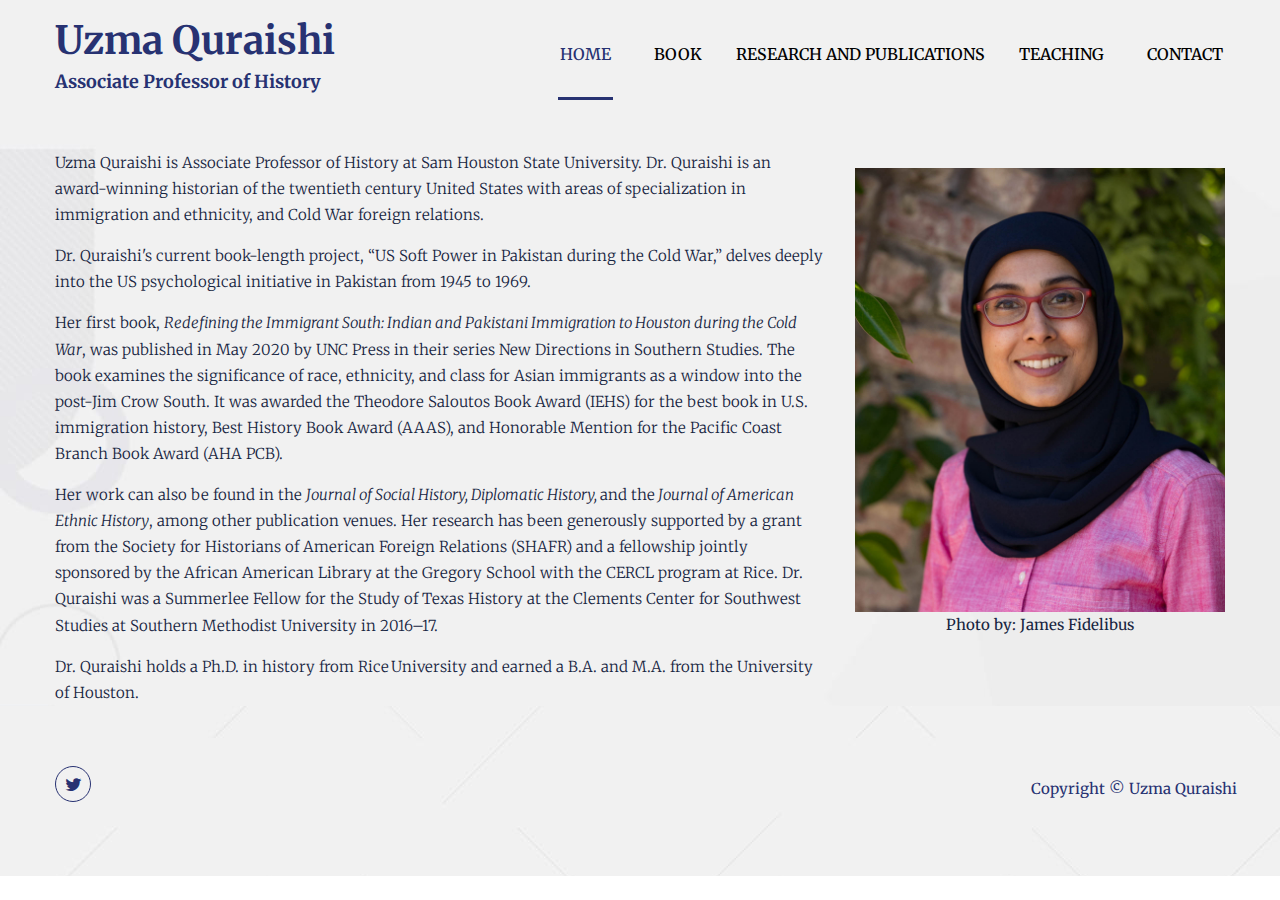
<file: index.html>
<!DOCTYPE html>
<html class="no-js" lang="zxx">

<head>
    <meta charset="utf-8">
    <meta http-equiv="X-UA-Compatible" content="IE=edge">
    <title>Uzma Quraishi</title>
    <meta name="description" content="">
    <meta name="viewport" content="width=device-width, initial-scale=1">
    <!-- Favicon -->
    <link rel="icon" href="assets/images/favicon.ico">

    <!-- CSS
        ============================================ -->

    <!-- Bootstrap CSS -->
    <link rel="stylesheet" href="assets/css/vendor/bootstrap.min.css">

    <!-- FontAwesome CSS -->
    <link rel="stylesheet" href="assets/css/vendor/fontawesome-all.min.css">

    <!-- Swiper slider CSS -->
    <link rel="stylesheet" href="assets/css/plugins/swiper.min.css">

    <!-- Animate text CSS -->
    <link rel="stylesheet" href="assets/css/plugins/animate-text.css">

    <!-- AOS CSS -->
    <link href="assets/css/plugins/aos.css" rel="stylesheet">

    <!-- Some Plugins CSS -->
    <link href="assets/css/plugins/some-plugins.min.css" rel="stylesheet">

    <!-- Animate CSS -->
    <link rel="stylesheet" href="assets/css/plugins/animate.min.css">


    <!-- Vendor & Plugins CSS (Please remove the comment from below vendor.min.css & plugins.min.css for better website load performance and remove css files from avobe) -->
    <!--
        <link rel="stylesheet" href="assets/css/vendor/vendor.min.css">
        <link rel="stylesheet" href="assets/css/plugins/plugins.min.css">
        -->

    <!-- Main Style CSS -->
    <link rel="stylesheet" href="assets/css/style.css">

</head>

<body>


    <div class="preloader-activate preloader-active open_tm_preloader">
        <div class="preloader-area-wrap">
            <div class="spinner d-flex justify-content-center align-items-center h-100">
                <div class="bounce1"></div>
                <div class="bounce2"></div>
                <div class="bounce3"></div>
            </div>
        </div>
    </div>





    <!--====================  header area ====================-->
    <div class="header-area header-area--default">


        <!-- Header Bottom Wrap Start -->
        <div class="header-bottom-wrap header-area--absolute header-sticky">
            <div class="container">
                <div class="row">
                    <div class="col-lg-12">
                        <div class="header default-menu-style position-relative">

                            <!-- brand logo -->
                            <div class="header__logo">
                                <a href="home.html">
                                    <h3 class="section-title">Uzma Quraishi</h3>
                                    <h5 class="section-title"> ​Associate ​Professor of History  </h5>
                                </a>
                            </div>

                            <!-- header midle box  -->
                            <div class="header-midle-box">
                                <div class="header-bottom-wrap d-md-block d-none">
                                    <div class="header-bottom-inner">
                                        <div class="header-bottom-left-wrap">
                                            <!-- navigation menu -->
                                            <div class="header__navigation d-none d-lg-block">
                                                <nav class="navigation-menu primary--menu">
                                                    <ul>
                                                        <li class="has-children has-children--multilevel-submenu">
                                                            <a href="index.html"><span>HOME</span></a>
                                                        </li>
                                                        <li class="has-children has-children--multilevel-submenu">
                                                            <a href="book.html"><span>BOOK</span></a><ul class="submenu">
                                                                <li><a href="book.html"><span>Overview </span></a></li>
                                                                <li><a href="images.html"><span>IMAGES</span></a></li>
                                                                <li><a href="maps.html"><span>MAPS</span></a></li>
                                                            </ul>
                                                        </li>
                                                        <li class="has-children">
                                                            <a href="research.html"><span>RESEARCH AND PUBLICATIONS</span></a>
                                                        </li>
                                                        <li class="has-children has-children--multilevel-submenu">
                                                            <a href="teaching.html"><span>TEACHING</span></a>
                                                        </li>
                                                        <li class="has-children has-children--multilevel-submenu">
                                                            <a href="contact.html"><span>CONTACT</span></a>
                                                        </li>
                                                    </ul>
                                                </nav>
                                            </div>
                                        </div>
                                    </div>
                                </div>

                            </div>


                            <div class="mobile-navigation-icon d-block d-lg-none" id="mobile-menu-trigger">
                                <i></i>
                            </div>

                        </div>
                    </div>
                </div>
            </div>
        </div>
        <!-- Header Bottom Wrap End -->

    </div>
    <!--====================  End of header area  ====================-->


    <div class="site-wrapper-reveal">

        <!--============ Hero Area Start ============-->
        <div class="personal-hero bg-img" data-bg="assets/images/bg/personal-hero-bg-2.jpg" >
            <div class="container">
                <div class="row align-items-center arow">
                    <!--baseline-->
                    <div class=" col-lg-8 col-md-6">
                        <div class="personal-about-right-content about-col-05__right corporate-hero-text text-center text-md-left wow move-up">
                            <div class="about-us-content ">
                                <div class="section-title-wrap">
                                    <p class="mb-15 font-weight--light wow fadeInDown animated" data-wow-delay="0.2s">Uzma Quraishi is Associate​ ​Professor of History at Sam Houston State University. Dr. Quraishi is an award-winning historian of the twentieth century United States with areas of specialization in immigration and ethnicity, and Cold War foreign relations. </p>
                                    <p class="mb-15 font-weight--light wow fadeInUp animated" data-wow-delay="0.4s">Dr. Quraishi's current book-length project, “US Soft Power in Pakistan during the Cold War,” delves deeply into the US psychological initiative in Pakistan from 1945 to 1969.</p>
                                    <p class="mb-15 font-weight--light wow fadeInUp animated" data-wow-delay="0.4s">Her first book, <i>Redefining the Immigrant South: Indian and Pakistani Immigration to Houston during the Cold War</i>, was published in May 2020 by UNC Press in their series New Directions in Southern Studies. The book examines the significance of race, ethnicity, and class for Asian immigrants as a window into the post-Jim Crow South. It was awarded the Theodore Saloutos Book Award (IEHS) for the best book in U.S. immigration history, Best History Book Award (AAAS), and Honorable Mention for the Pacific Coast Branch Book Award (AHA PCB).  </p>
                                    <p class="mb-15 font-weight--light wow fadeInUp animated" data-wow-delay="0.7s">Her work can also be found in the <i>Journal of Social History, Diplomatic History, </i>and the<i> Journal of American Ethnic History</i>, among other publication venues. Her research has been generously supported by a grant from the Society for Historians of American Foreign Relations (SHAFR) and a fellowship jointly sponsored by the African American Library at the Gregory School with the CERCL program at Rice. Dr. Quraishi was a Summerlee Fellow for the Study of Texas History at the Clements Center for Southwest Studies at Southern Methodist University in 2016–17.</p>
                                    <p class="mb-15 font-weight--light wow fadeInUp animated" data-wow-delay="0.8s">Dr. Quraishi holds a Ph.D. in history from Rice University and earned a B.A. and M.A. from the University of Houston. </p>
                                </div>
                            </div>
                        </div>
                    </div>  

                    <div class="col-lg-4 col-md-6 mx-auto">
                        <div class="hero-images-wrap">
                            <div class=" wow fadeInUp animated" data-wow-delay="1.2s">
                                <img src="assets/images/bg/landing.jpg" class="img-fluid" alt="Hero image">
                                <p class="text-center">Photo by: James Fidelibus</p>
                            </div>
                        </div>
                    </div>

                </div>
            </div>

            <div class="social-personal-box">
                <div class="social-share style-01">
                    
                </div>
            </div>

        </div>
    </div>   
        <!--============ Hero Area End ============-->
        


    <!--====================  footer area ====================-->
    <footer class="footer bgc-dark text-white">
        <div class="footer-area section-space--pt_100 section-space--pb_70 bg-img" data-bg="assets/images/bg/personal-footer-bg.jpg">
            <div class="container">
              <section class="footer-top text-center-sm">
                <div class="row-columns row">
                  <div class="column col-md-6">
                    <ul class="list ht-social-networks style-two-icon">
                            <li class="item">
                                <a href="https://twitter.com/QuraishiPhD?s=09" target="_blank" class="social-link"> <i class="fa fa-twitter social-link-icon"></i></a>
                            </li>
                        </ul>
                  </div>
                  <div class="text-right-md column col-md-6">
                    <div class="footer-links">
                      <span class="copyright-text clr-set ">Copyright © Uzma Quraishi</span>
                    </div>
                  </div>
                </div>
              </section>   
            </div>
        </div>
      </footer>
    <!--====================  End of footer area  ====================-->






    <!--====================  scroll top ====================-->
    <a href="#" class="scroll-top" id="scroll-top">
        <i class="arrow-top fa fa-angle-double-up"></i>
        <i class="arrow-bottom fa fa-angle-double-up"></i>
    </a>
    <!--====================  End of scroll top  ====================-->





    <!--====================  mobile menu overlay ====================-->
    <div class="mobile-menu-overlay" id="mobile-menu-overlay">
        <div class="mobile-menu-overlay__inner">
            <div class="mobile-menu-overlay__header">
                <div class="container-fluid">
                    <div class="row align-items-center">
                        <div class=" col-10">
                            <!-- logo -->
                            <div class="logo">
                                <a href="home.html">
                                   <h3 class="section-title">Uzma Quraishi</h3>
                                    <h5 class="section-title">Associate​ ​Professor of History </h5>
                                </a>
                            </div>
                        </div>
                        <div class=" col-2">
                            <!-- mobile menu content -->
                            <div class="mobile-menu-content text-right">
                                <span class="mobile-navigation-close-icon" id="mobile-menu-close-trigger"></span>
                            </div>
                        </div>
                    </div>
                </div>
            </div>
            <div class="mobile-menu-overlay__body">
                <nav class="offcanvas-navigation">
                    <ul>
                        <li class="has-children">
                            <a href="home.html">HOME</a>
                        </li>
                        <li class="has-children">
                            <a href="book.html"><span>BOOKS</span></a>
                            <ul class="sub-menu">
                                <li><a href="book.html"><span>Overview</span></a></li>
                                <li><a href="images.html"><span>IMAGES</span></a></li>
                                <li><a href="maps.html"><span>MAPS</span></a></li>
                            </ul>
                        </li>
                        <li class="has-children">
                            <a href="research.html"><span>RESEARCH & PUBLICATIONS</span></a>
                        </li>
                        <li class="has-children">
                            <a href="teaching.html">TEACHING</a>
                            
                        </li>
                        <li class="has-children">
                            <a href="contact.html"><span>CONTACT</span></a>
                        </li>
                    </ul>
                </nav>
            </div>
        </div>
    </div>
    <!--====================  End of mobile menu overlay  ====================-->
























    <!-- JS
    ============================================ -->
    <!-- Modernizer JS -->
    <script src="assets/js/vendor/modernizr-2.8.3.min.js"></script>

    <!-- jQuery JS -->
    <script src="assets/js/vendor/jquery-3.3.1.min.js"></script>

    <!-- Bootstrap JS -->
    <script src="assets/js/vendor/bootstrap.min.js"></script>

    <!-- Swiper Slider JS -->
    <script src="assets/js/plugins/swiper.min.js"></script>

    <!-- Waypoints JS -->
    <script src="assets/js/plugins/waypoints.min.js"></script>

    <!-- Counter down JS -->
    <script src="assets/js/plugins/countdown.min.js"></script>

    <!-- Isotope JS -->
    <script src="assets/js/plugins/isotope.min.js"></script>

    <!-- Masonry JS -->
    <script src="assets/js/plugins/masonry.min.js"></script>

    <!-- ImagesLoaded JS -->
    <script src="assets/js/plugins/images-loaded.min.js"></script>

    <!-- Counterup JS -->
    <script src="assets/js/plugins/counterup.min.js"></script>

    <!-- WOW JS -->
    <script src="assets/js/plugins/wow.min.js"></script>

    <!-- AOS JS -->
    <script src="assets/js/plugins/aos.js"></script>

    <!-- Some plugins JS -->
    <script src="assets/js/plugins/some-plugins.js"></script>


    <!-- Plugins JS (Please remove the comment from below plugins.min.js for better website load performance and remove plugin js files from avobe) -->

    <!--
    <script src="assets/js/plugins/plugins.min.js"></script>
    -->

    <!-- Main JS -->
    <script src="assets/js/main.js"></script>


</body>

</html>
</file>
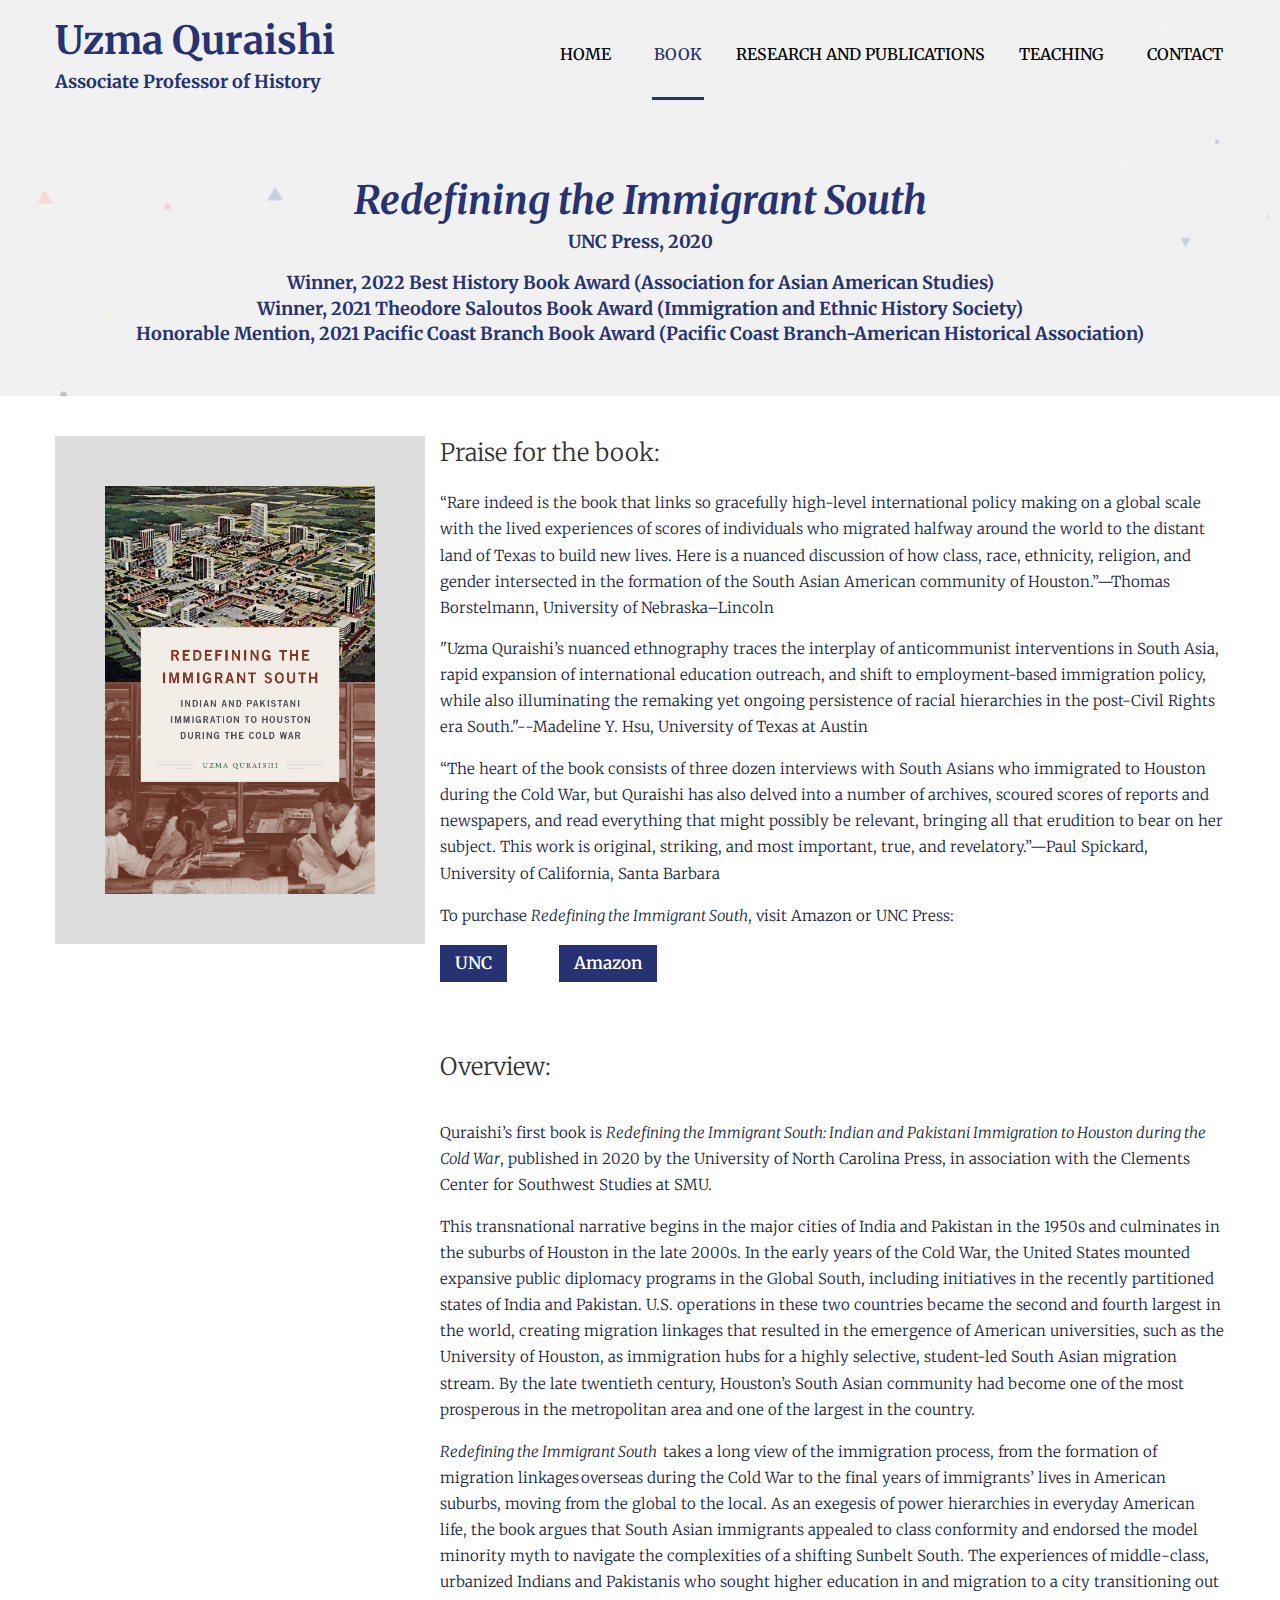
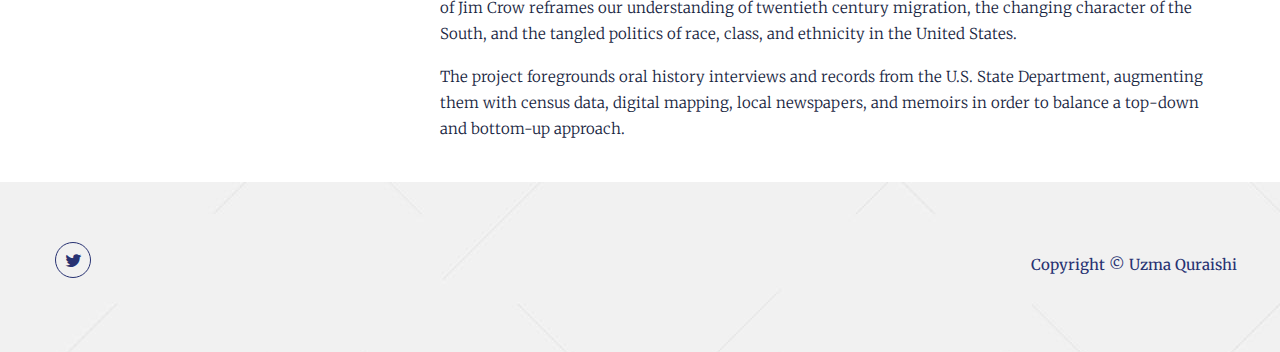
<file: book.html>
<!DOCTYPE html>
<html class="no-js" lang="zxx">

<head>
    <meta charset="utf-8">
    <meta http-equiv="X-UA-Compatible" content="IE=edge">
    <title>Uzma Quraishi</title>
    <meta name="description" content="">
    <meta name="viewport" content="width=device-width, initial-scale=1">
    <!-- Favicon -->
    <link rel="icon" href="assets/images/favicon.ico">

    <!-- CSS
        ============================================ -->

    <!-- Bootstrap CSS -->
    <link rel="stylesheet" href="assets/css/vendor/bootstrap.min.css">

    <!-- FontAwesome CSS -->
    <link rel="stylesheet" href="assets/css/vendor/fontawesome-all.min.css">

    <!-- Swiper slider CSS -->
    <link rel="stylesheet" href="assets/css/plugins/swiper.min.css">

    <!-- animate-text CSS -->
    <link rel="stylesheet" href="assets/css/plugins/animate-text.css">

    <!-- AOS CSS -->
    <link href="assets/css/plugins/aos.css" rel="stylesheet">

    <!-- Some Plugins CSS -->
    <link href="assets/css/plugins/some-plugins.min.css" rel="stylesheet">

    <!-- Animate CSS -->
    <link rel="stylesheet" href="assets/css/plugins/animate.min.css">


    <!-- Vendor & Plugins CSS (Please remove the comment from below vendor.min.css & plugins.min.css for better website load performance and remove css files from avobe) -->
    <!--
        <link rel="stylesheet" href="assets/css/vendor/vendor.min.css">
        <link rel="stylesheet" href="assets/css/plugins/plugins.min.css">
        -->

    <!-- Main Style CSS -->
    <link rel="stylesheet" href="assets/css/style.css">

</head>

<body>


    <div class="preloader-activate preloader-active open_tm_preloader">
        <div class="preloader-area-wrap">
            <div class="spinner d-flex justify-content-center align-items-center h-100">
                <div class="bounce1"></div>
                <div class="bounce2"></div>
                <div class="bounce3"></div>
            </div>
        </div>
    </div>








    <!--====================  header area ====================-->
    <div class="header-area header-area--default">


        <!-- Header Bottom Wrap Start -->
        <div class="header-bottom-wrap header-area--absolute header-sticky">
            <div class="container">
                <div class="row">
                    <div class="col-lg-12">
                        <div class="header default-menu-style position-relative">

                            <!-- brand logo -->
                            <div class="header__logo">
                                <a href="home.html">
                                    <h3 class="section-title">Uzma Quraishi</h3>
                                    <h5 class="section-title">Associate​ ​Professor of History </h5>
                                </a>
                            </div>

                            <!-- header midle box  -->
                            <div class="header-midle-box">
                                <div class="header-bottom-wrap d-md-block d-none">
                                    <div class="header-bottom-inner">
                                        <div class="header-bottom-left-wrap">
                                            <!-- navigation menu -->
                                            <div class="header__navigation d-none d-lg-block">
                                                <nav class="navigation-menu primary--menu">
                                                    <ul>
                                                        <li class="has-children has-children--multilevel-submenu">
                                                            <a href="index.html"><span>HOME</span></a>
                                                        </li>
                                                        <li class="has-children has-children--multilevel-submenu">
                                                            <a href="book.html"><span>BOOK</span></a><ul class="submenu">
                                                                <li><a href="book.html"><span>Overview </span></a></li>
                                                                <li><a href="images.html"><span>IMAGES</span></a></li>
                                                                <li><a href="maps.html"><span>MAPS</span></a></li>
                                                            </ul>
                                                        </li>
                                                        <li class="has-children">
                                                            <a href="research.html"><span>RESEARCH AND PUBLICATIONS</span></a>
                                                        </li>
                                                        <li class="has-children has-children--multilevel-submenu">
                                                            <a href="teaching.html"><span>TEACHING</span></a>
                                                        </li>
                                                        <li class="has-children has-children--multilevel-submenu">
                                                            <a href="contact.html"><span>CONTACT</span></a>
                                                        </li>
                                                    </ul>
                                                </nav>
                                            </div>
                                        </div>
                                    </div>
                                </div>

                            </div>

                            <div class="mobile-navigation-icon d-block d-lg-none" id="mobile-menu-trigger">
                                <i></i>
                            </div>

                        </div>
                    </div>
                </div>
            </div>
        </div>
        <!-- Header Bottom Wrap End -->

    </div>
    <!--====================  End of header area  ====================-->

    <!-- breadcrumb-area start -->
    <div class="breadcrumb-area bg-img" data-bg="assets/images/bg/breadcrumb_bg.jpg" style="padding-bottom: 50px;">
        <div class="container">
            <div class="row">
                <div class="col-12">
                    <div class="breadcrumb_box text-center">
                        <h3 class="breadcrumb-title title--default"><i>Redefining the Immigrant South </i></h3>
                        <h5 class="breadcrumb-title title--default">UNC Press, 2020</h5></p>
                        <h5 class="breadcrumb-title title--default">Winner, 2022 Best History Book Award (Association for Asian American Studies) </b></h5>
                        <h5 class="breadcrumb-title title--default">Winner, 2021 Theodore Saloutos Book Award (Immigration and Ethnic History Society) </b></h5>
                        <h5 class="breadcrumb-title title--default">Honorable Mention, 2021 Pacific Coast Branch Book Award (Pacific Coast Branch-American Historical Association)</h5>
                    </div>
                </div>
            </div>
        </div>
    </div>
    <!-- breadcrumb-area end -->

    <div class="site-wrapper-reveal">

        <!--============ Personal About Area Start ============-->
        <div class="personal-about-area section-space--pt_40 section-space--pb_40">
            <div class="container">
                <div class="row ">
                    <div class="col-lg-4">
                        <div class="personal-about-left-images text-center personal-box">
                            <div class="img-box">
                                <img src="assets/images/bg/bookcover.jpg" class="img-fluid" alt="About Image">
                            </div>
                            <!-- <div class="personal-about-btn-box-two">
                                <a href="#" class="ht-btn ht-btn-sm">Download CV</a>
                            </div> -->
                        </div>
                    </div>
                    <div class="col-lg-8 pl-xl-0">
                        <div class="personal-about-right-content about-col-05__right">
                            <div class="about-us-content">
                                <div class="section-title-wrap">
                                        <h4 class="mb-20 font-weight--light">Praise for the book: </h4>
                                            <p class="mb-15 font-weight--light">“Rare indeed is the book that links so gracefully high-level international policy making on a global scale with the lived experiences of scores of individuals who migrated halfway around the world to the distant land of Texas to build new lives. Here is a nuanced discussion of how class, race, ethnicity, religion, and gender intersected in the formation of the South Asian American community of Houston.”—Thomas Borstelmann, University of Nebraska–Lincoln </p>
                                            <p class=" font-weight--light">"Uzma Quraishi’s nuanced ethnography traces the interplay of anticommunist interventions in South Asia, rapid expansion of international education outreach, and shift to employment-based immigration policy, while also illuminating the remaking yet ongoing persistence of racial hierarchies in the post-Civil Rights era South."--Madeline Y. Hsu, University of Texas at Austin </p>
                                            <p class=" font-weight--light">“The heart of the book consists of three dozen interviews with South Asians who immigrated to Houston during the Cold War, but Quraishi has also delved into a number of archives, scoured scores of reports and newspapers, and read everything that might possibly be relevant, bringing all that erudition to bear on her subject. This work is original, striking, and most important, true, and revelatory.”—Paul Spickard, University of California, Santa Barbara </p>
                                            <p class=" font-weight--light">To purchase <i>Redefining the Immigrant South</i>, visit Amazon or UNC Press:</p>

                                            <div class="hero-button  wow fadeInLeft animated" data-wow-delay="0.4s">
                                                <a href="https://www.uncpress.org/book/9781469655192/redefining-the-immigrant-south/" class="ht-btn ht-btn-lg-set font-weight--bold mr-5">UNC</a>

                                                <a href="https://www.amazon.com/gp/product/1469655195/ref=dbs_a_def_rwt_hsch_vapi_tpbk_p1_i0" class="ht-btn ht-btn-lg-set font-weight--bold ">Amazon</a>
                                                
                                            </div>
                                            <br><br>
                                            <h4 class="mb-20 pt-3 font-weight--light">Overview:</h4>
                                            <p class=" font-weight--light pt-3">Quraishi’s first book is <i>Redefining the Immigrant South: Indian and Pakistani Immigration to Houston during the Cold War</i>, published in 2020 by the University of North Carolina Press, in association with the Clements Center for Southwest Studies at SMU.</p>
                                            <p class=" font-weight--light">This transnational narrative begins in the major cities of India and Pakistan in the 1950s and culminates in the suburbs of Houston in the late 2000s. In the early years of the Cold War, the United States mounted expansive public diplomacy programs in the Global South, including initiatives in the recently partitioned states of India and Pakistan. U.S. operations in these two countries became the second and fourth largest in the world, creating migration linkages that resulted in the emergence of American universities, such as the University of Houston, as immigration hubs for a highly selective, student-led South Asian migration stream. By the late twentieth century, Houston’s South Asian community had become one of the most prosperous in the metropolitan area and one of the largest in the country.</p>
                                            <p class=" font-weight--light"><i>Redefining the Immigrant South</i>  takes a long view of the immigration process, from the formation of migration linkages overseas during the Cold War to the final years of immigrants’ lives in American suburbs, moving from the global to the local. As an exegesis of power hierarchies in everyday American life, the book argues that South Asian immigrants appealed to class conformity and endorsed the model minority myth to navigate the complexities of a shifting Sunbelt South. The experiences of middle-class, urbanized Indians and Pakistanis who sought higher education in and migration to a city transitioning out of Jim Crow reframes our understanding of twentieth century migration, the changing character of the South, and the tangled politics of race, class, and ethnicity in the United States.</p>
                                            <p class=" font-weight--light">The project foregrounds oral history interviews and records from the U.S. State Department, augmenting them with census data, digital mapping, local newspapers, and memoirs in order to balance a top-down and bottom-up approach.</p>   
                                </div>
                            </div>
                        </div>
                    </div>
                </div>
            </div>
        </div>
        <!--============ Personal About Area End ============-->
    </div>


    <!--====================  footer area ====================-->
    <footer class="footer bgc-dark text-white">
        <div class="footer-area section-space--pt_100 section-space--pb_70 bg-img" data-bg="assets/images/bg/personal-footer-bg.jpg">
            <div class="container">
              <section class="footer-top text-center-sm">
                <div class="row-columns row">
                  <div class="column col-md-6">
                    <ul class="list ht-social-networks style-two-icon">
                            <li class="item">
                                <a href="https://twitter.com/QuraishiPhD?s=09" target="_blank" class="social-link"> <i class="fa fa-twitter social-link-icon"></i></a>
                            </li>
                        </ul>
                  </div>
                  <div class="text-right-md column col-md-6">
                    <div class="footer-links">
                      <span class="copyright-text clr-set ">Copyright © Uzma Quraishi</span>
                    </div>
                  </div>
                </div>
              </section>   
            </div>
        </div>
      </footer>
    <!--====================  End of footer area  ====================-->


    <!--====================  scroll top ====================-->
    <a href="#" class="scroll-top" id="scroll-top">
        <i class="arrow-top  fa fa-angle-double-up"></i>
        <i class="arrow-bottom fa fa-angle-double-up"></i>
    </a>
    <!--====================  End of scroll top  ====================-->


    <!--====================  mobile menu overlay ====================-->
    <div class="mobile-menu-overlay" id="mobile-menu-overlay">
        <div class="mobile-menu-overlay__inner">
            <div class="mobile-menu-overlay__header">
                <div class="container-fluid">
                    <div class="row align-items-center">
                        <div class=" col-10">
                            <!-- logo -->
                            <div class="logo">
                                <a href="home.html">
                                   <h3 class="section-title">Uzma Quraishi</h3>
                                    <h5 class="section-title">Assistant Professor of History </h5>
                                </a>
                            </div>
                        </div>
                        <div class=" col-2">
                            <!-- mobile menu content -->
                            <div class="mobile-menu-content text-right">
                                <span class="mobile-navigation-close-icon" id="mobile-menu-close-trigger"></span>
                            </div>
                        </div>
                    </div>
                </div>
            </div>
            <div class="mobile-menu-overlay__body">
                <nav class="offcanvas-navigation">
                    <ul>
                        <li class="has-children">
                            <a href="home.html">HOME</a>
                        </li>
                        <li class="has-children">
                            <a href="book.html"><span>BOOKS</span></a>
                            <ul class="sub-menu">
                                <li><a href="book.html"><span>Overview</span></a></li>
                                <li><a href="images.html"><span>IMAGES</span></a></li>
                                <li><a href="maps.html"><span>MAPS</span></a></li>
                            </ul>
                        </li>
                        <li class="has-children">
                            <a href="research.html"><span>RESEARCH & PUBLICATIONS</span></a>
                        </li>
                        <li class="has-children">
                            <a href="teaching.html">TEACHING</a>
                            
                        </li>
                        <li class="has-children">
                            <a href="contact.html"><span>CONTACT</span></a>
                        </li>
                    </ul>
                </nav>
            </div>
        </div>
    </div>
    <!--====================  End of mobile menu overlay  ====================-->

    <!-- JS
    ============================================ -->
    <!-- Modernizer JS -->
    <script src="assets/js/vendor/modernizr-2.8.3.min.js"></script>

    <!-- jQuery JS -->
    <script src="assets/js/vendor/jquery-3.3.1.min.js"></script>

    <!-- Bootstrap JS -->
    <script src="assets/js/vendor/bootstrap.min.js"></script>

    <!-- Swiper Slider JS -->
    <script src="assets/js/plugins/swiper.min.js"></script>

    <!-- Waypoints JS -->
    <script src="assets/js/plugins/waypoints.min.js"></script>

    <!-- Counter down JS -->
    <script src="assets/js/plugins/countdown.min.js"></script>

    <!-- Isotope JS -->
    <script src="assets/js/plugins/isotope.min.js"></script>

    <!-- Masonry JS -->
    <script src="assets/js/plugins/masonry.min.js"></script>

    <!-- ImagesLoaded JS -->
    <script src="assets/js/plugins/images-loaded.min.js"></script>

    <!-- counterup JS -->
    <script src="assets/js/plugins/counterup.min.js"></script>

    <!-- wow JS -->
    <script src="assets/js/plugins/wow.min.js"></script>

    <!-- AOS JS -->
    <script src="assets/js/plugins/aos.js"></script>

    <!-- Some plugins JS -->
    <script src="assets/js/plugins/some-plugins.js"></script>


    <!-- Plugins JS (Please remove the comment from below plugins.min.js for better website load performance and remove plugin js files from avobe) -->

    <!--
    <script src="assets/js/plugins/plugins.min.js"></script>
    -->

    <!-- Main JS -->
    <script src="assets/js/main.js"></script>


</body>

</html>
</file>
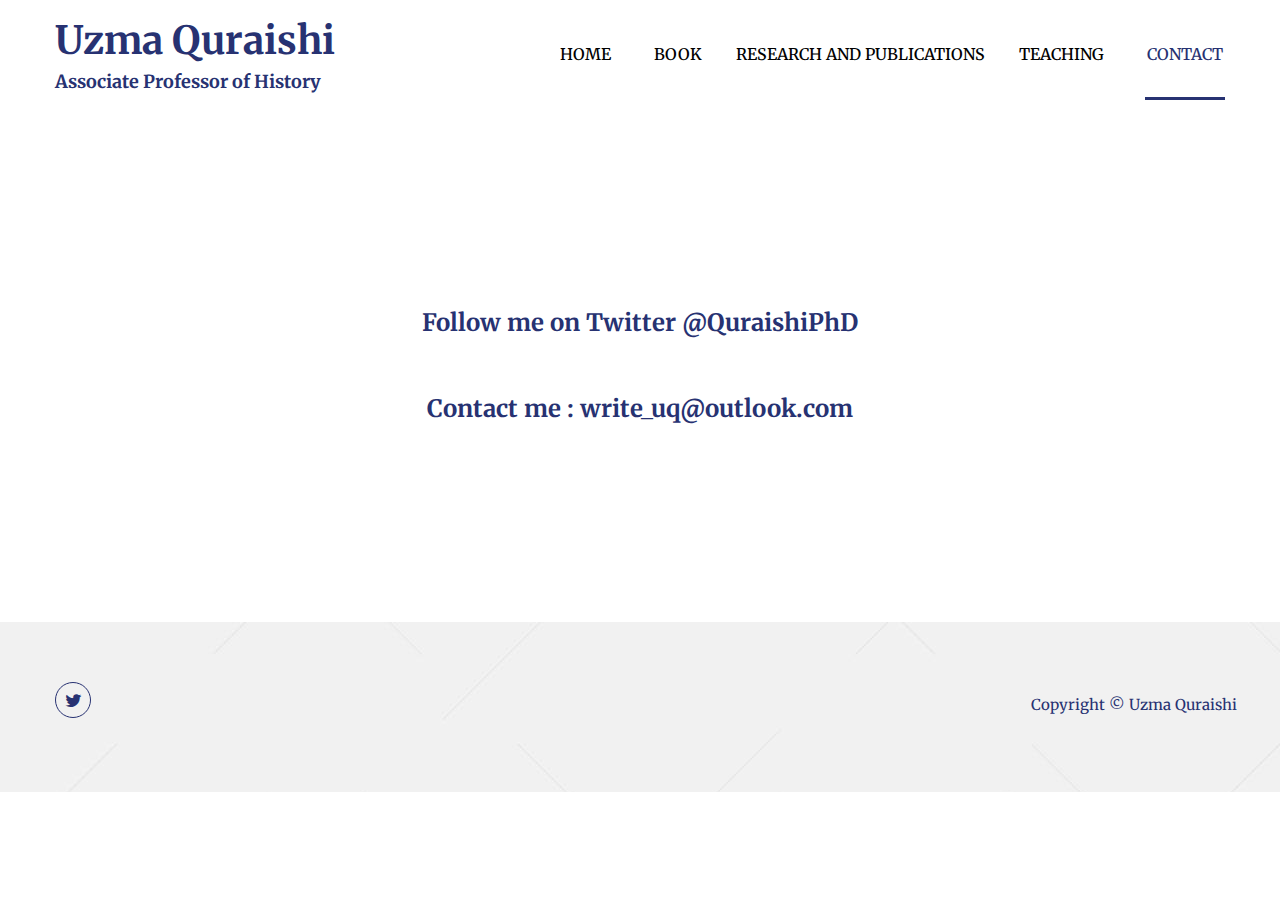
<file: contact.html>
<!DOCTYPE html>
<html class="no-js" lang="zxx">

<head>
    <meta charset="utf-8">
    <meta http-equiv="X-UA-Compatible" content="IE=edge">
    <title>Uzma Quraishi</title>
    <meta name="description" content="">
    <meta name="viewport" content="width=device-width, initial-scale=1">
    <!-- Favicon -->
    <link rel="icon" href="assets/images/favicon.ico">

    <!-- CSS
        ============================================ -->

    <!-- Bootstrap CSS -->
    <link rel="stylesheet" href="assets/css/vendor/bootstrap.min.css">

    <!-- FontAwesome CSS -->
    <link rel="stylesheet" href="assets/css/vendor/fontawesome-all.min.css">

    <!-- Swiper slider CSS -->
    <link rel="stylesheet" href="assets/css/plugins/swiper.min.css">

    <!-- animate-text CSS -->
    <link rel="stylesheet" href="assets/css/plugins/animate-text.css">

    <!-- AOS CSS -->
    <link href="assets/css/plugins/aos.css" rel="stylesheet">

    <!-- Some Plugins CSS -->
    <link href="assets/css/plugins/some-plugins.min.css" rel="stylesheet">

    <!-- Animate CSS -->
    <link rel="stylesheet" href="assets/css/plugins/animate.min.css">


    <!-- Vendor & Plugins CSS (Please remove the comment from below vendor.min.css & plugins.min.css for better website load performance and remove css files from avobe) -->
    <!--
        <link rel="stylesheet" href="assets/css/vendor/vendor.min.css">
        <link rel="stylesheet" href="assets/css/plugins/plugins.min.css">
        -->

    <!-- Main Style CSS -->
    <link rel="stylesheet" href="assets/css/style.css">

</head>

<body>


    <div class="preloader-activate preloader-active open_tm_preloader">
        <div class="preloader-area-wrap">
            <div class="spinner d-flex justify-content-center align-items-center h-100">
                <div class="bounce1"></div>
                <div class="bounce2"></div>
                <div class="bounce3"></div>
            </div>
        </div>
    </div>


    <!--====================  header area ====================-->
    <div class="header-area header-area--default" >


        <!-- Header Bottom Wrap Start -->
        <div class="header-bottom-wrap header-area--absolute header-sticky">
            <div class="container">
                <div class="row">
                    <div class="col-lg-12">
                        <div class="header default-menu-style position-relative">

                            <!-- brand logo -->
                            <div class="header__logo">
                                <a href="index.html">
                                    <h3 class="section-title">Uzma Quraishi</h3>
                                    <h5 class="section-title">Associate ​Professor of History </h5>
                                </a>
                            </div>

                            <!-- header midle box  -->
                            <div class="header-midle-box">
                                <div class="header-bottom-wrap d-md-block d-none">
                                    <div class="header-bottom-inner">
                                        <div class="header-bottom-left-wrap">
                                            <!-- navigation menu -->
                                            <div class="header__navigation d-none d-lg-block">
                                                <nav class="navigation-menu primary--menu">
                                                    <ul>
                                                        <li class="has-children has-children--multilevel-submenu">
                                                            <a href="index.html"><span>HOME</span></a>
                                                        </li>
                                                        <li class="has-children has-children--multilevel-submenu">
                                                            <a href="book.html"><span>BOOK</span></a><ul class="submenu">
                                                                <li><a href="book.html"><span>Overview </span></a></li>
                                                                <li><a href="images.html"><span>IMAGES</span></a></li>
                                                                <li><a href="maps.html"><span>MAPS</span></a></li>
                                                            </ul>
                                                        </li>
                                                        <li class="has-children">
                                                            <a href="research.html"><span>RESEARCH AND PUBLICATIONS</span></a>
                                                        </li>
                                                        <li class="has-children has-children--multilevel-submenu">
                                                            <a href="teaching.html"><span>TEACHING</span></a>
                                                        </li>
                                                        <li class="has-children has-children--multilevel-submenu">
                                                            <a href="contact.html"><span>CONTACT</span></a>
                                                        </li>
                                                    </ul>
                                                </nav>
                                            </div>
                                        </div>
                                    </div>
                                </div>
                            </div>
                            <div class="mobile-navigation-icon d-block d-lg-none" id="mobile-menu-trigger">
                                <i></i>
                            </div>

                        </div>
                    </div>
                </div>
            </div>
        </div>
        <!-- Header Bottom Wrap End -->

    </div>  
    <!--====================  End of header area  ====================-->


    <!-- breadcrumb-area start -->
    
    <!-- breadcrumb-area end -->

    <div class="site-wrapper-reveal">

        <!--============ Personal contact details Area Start ============-->
        <div class="personal-contact-details-area section-space--pt_120 section-space--pb_90">
        </div>
        <!--============ Personal contact details Area End ============-->


        <!--============ Personal Contact Us Area Start ============-->
        <div class="personal-contact-us-area section-space--pb_60">
            <div class="container">
                <div class="row">
                    <div class="col-lg-12">
                        <div class="contact-us-form section-space--mb_40 py-5">
                            
                            <div class="breadcrumb_box text-center py-5">
                                <h4 class="breadcrumb-title title--default"> Follow me on Twitter  <a href="https://twitter.com/QuraishiPhD?s=09" target="_blank">@QuraishiPhD</a></h3>
                                <br>
                                <br>
                                 <h4 class="breadcrumb-title title--default">Contact me : <a href="mailto:write_uq@outlook.com">write_uq@outlook.com</a></h3> 
                            </div>

                            <!-- <form id="contact-form" action="assets/php/mail.php" method="post">
                                <div class="contact-form__one ml-lg-5">

                                    <div class="contact-title section-space--mb_30">
                                        <h4 class="text-white">Send me a message</h4>
                                    </div>

                                    <div class="contact-input input-row">
                                        <div class="contact-inner input-col-5">
                                            <input name="con_name" type="text" placeholder="Full Name">
                                        </div>
                                        <div class="contact-inner input-col-5">
                                            <input name="con_email" type="email" placeholder="Email">
                                        </div>
                                    </div>
                                    <div class="contact-input">
                                        <div class="contact-inner">
                                            <input name="con_email" type="text" placeholder="Subject">
                                        </div>
                                    </div>
                                    <div class="contact-inner contact-message">
                                        <textarea name="con_message" words="75" maxlength="75"  placeholder="Message*"></textarea>
                                    </div>
                                    <div class="comment-submit-btn text-right">
                                        <button class="ht-btn ht-btn-sm personal-contact-btn" type="submit">Submit</button>
                                        <p class="form-messege"></p>
                                    </div>
                                </div>
                            </form> -->
                        </div>
                    </div>
                </div>
            </div>
        </div>
        <!--============ Personal Contact Us Area End ============-->



    </div>




    <!--====================  footer area ====================-->
    <footer class="footer bgc-dark text-white">
        <div class="footer-area section-space--pt_100 section-space--pb_70 bg-img" data-bg="assets/images/bg/personal-footer-bg.jpg">
            <div class="container">
              <section class="footer-top text-center-sm">
                <div class="row-columns row">
                  <div class="column col-md-6">
                    <ul class="list ht-social-networks style-two-icon">
                            <li class="item">
                               <a href="https://twitter.com/QuraishiPhD?s=09" target="_blank" class="social-link"> <i class="fa fa-twitter social-link-icon"></i></a>
                            </li>
                        </ul>
                  </div>
                  <div class="text-right-md column col-md-6">
                    <div class="footer-links">
                      <span class="copyright-text clr-set ">Copyright © Uzma Quraishi</span>
                    </div>
                  </div>
                </div>
              </section>   
            </div>
        </div>
      </footer>
    <!--====================  End of footer area  ====================-->






    <!--====================  scroll top ====================-->
    <a href="#" class="scroll-top" id="scroll-top">
        <i class="arrow-top  fa fa-angle-double-up"></i>
        <i class="arrow-bottom fa fa-angle-double-up"></i>
    </a>
    <!--====================  End of scroll top  ====================-->







    <!--====================  mobile menu overlay ====================-->
    <div class="mobile-menu-overlay" id="mobile-menu-overlay">
        <div class="mobile-menu-overlay__inner">
            <div class="mobile-menu-overlay__header">
                <div class="container-fluid">
                    <div class="row align-items-center">
                        <div class=" col-10">
                            <!-- logo -->
                            <div class="logo">
                                <a href="index.html">
                                   <h3 class="section-title">Uzma Quraishi</h3>
                                    <h5 class="section-title">Assistant Professor of History </h5>
                                </a>
                            </div>
                        </div>
                        <div class=" col-2">
                            <!-- mobile menu content -->
                            <div class="mobile-menu-content text-right">
                                <span class="mobile-navigation-close-icon" id="mobile-menu-close-trigger"></span>
                            </div>
                        </div>
                    </div>
                </div>
            </div>
            <div class="mobile-menu-overlay__body">
                <nav class="offcanvas-navigation">
                    <ul>
                        <li class="has-children">
                            <a href="index.html">HOME</a>
                        </li>
                        <li class="has-children">
                            <a href="book.html"><span>BOOKS</span></a>
                            <ul class="sub-menu">
                                <li><a href="book.html"><span>Overview</span></a></li>
                                <li><a href="images.html"><span>IMAGES</span></a></li>
                                <li><a href="maps.html"><span>MAPS</span></a></li>
                            </ul>
                        </li>
                        <li class="has-children">
                            <a href="research.html"><span>RESEARCH & PUBLICATIONS</span></a>
                        </li>
                        <li class="has-children">
                            <a href="teaching.html">TEACHING</a>
                            
                        </li>
                        <li class="has-children">
                            <a href="contact.html"><span>CONTACT</span></a>
                        </li>
                    </ul>
                </nav>
            </div>
        </div>
    </div>
    <!--====================  End of mobile menu overlay  ====================-->


























    <!-- JS
    ============================================ -->
    <!-- Modernizer JS -->
    <script src="assets/js/vendor/modernizr-2.8.3.min.js"></script>

    <!-- jQuery JS -->
    <script src="assets/js/vendor/jquery-3.3.1.min.js"></script>

    <!-- Bootstrap JS -->
    <script src="assets/js/vendor/bootstrap.min.js"></script>

    <!-- Swiper Slider JS -->
    <script src="assets/js/plugins/swiper.min.js"></script>

    <!-- Waypoints JS -->
    <script src="assets/js/plugins/waypoints.min.js"></script>

    <!-- Counter down JS -->
    <script src="assets/js/plugins/countdown.min.js"></script>

    <!-- Isotope JS -->
    <script src="assets/js/plugins/isotope.min.js"></script>

    <!-- Masonry JS -->
    <script src="assets/js/plugins/masonry.min.js"></script>

    <!-- ImagesLoaded JS -->
    <script src="assets/js/plugins/images-loaded.min.js"></script>

    <!-- counterup JS -->
    <script src="assets/js/plugins/counterup.min.js"></script>

    <!-- wow JS -->
    <script src="assets/js/plugins/wow.min.js"></script>

    <!-- AOS JS -->
    <script src="assets/js/plugins/aos.js"></script>

    <!-- Some plugins JS -->
    <script src="assets/js/plugins/some-plugins.js"></script>


    <!-- Plugins JS (Please remove the comment from below plugins.min.js for better website load performance and remove plugin js files from avobe) -->

    <!--
    <script src="assets/js/plugins/plugins.min.js"></script>
    -->

    <!-- Main JS -->
    <script src="assets/js/main.js"></script>


</body>

</html>
</file>
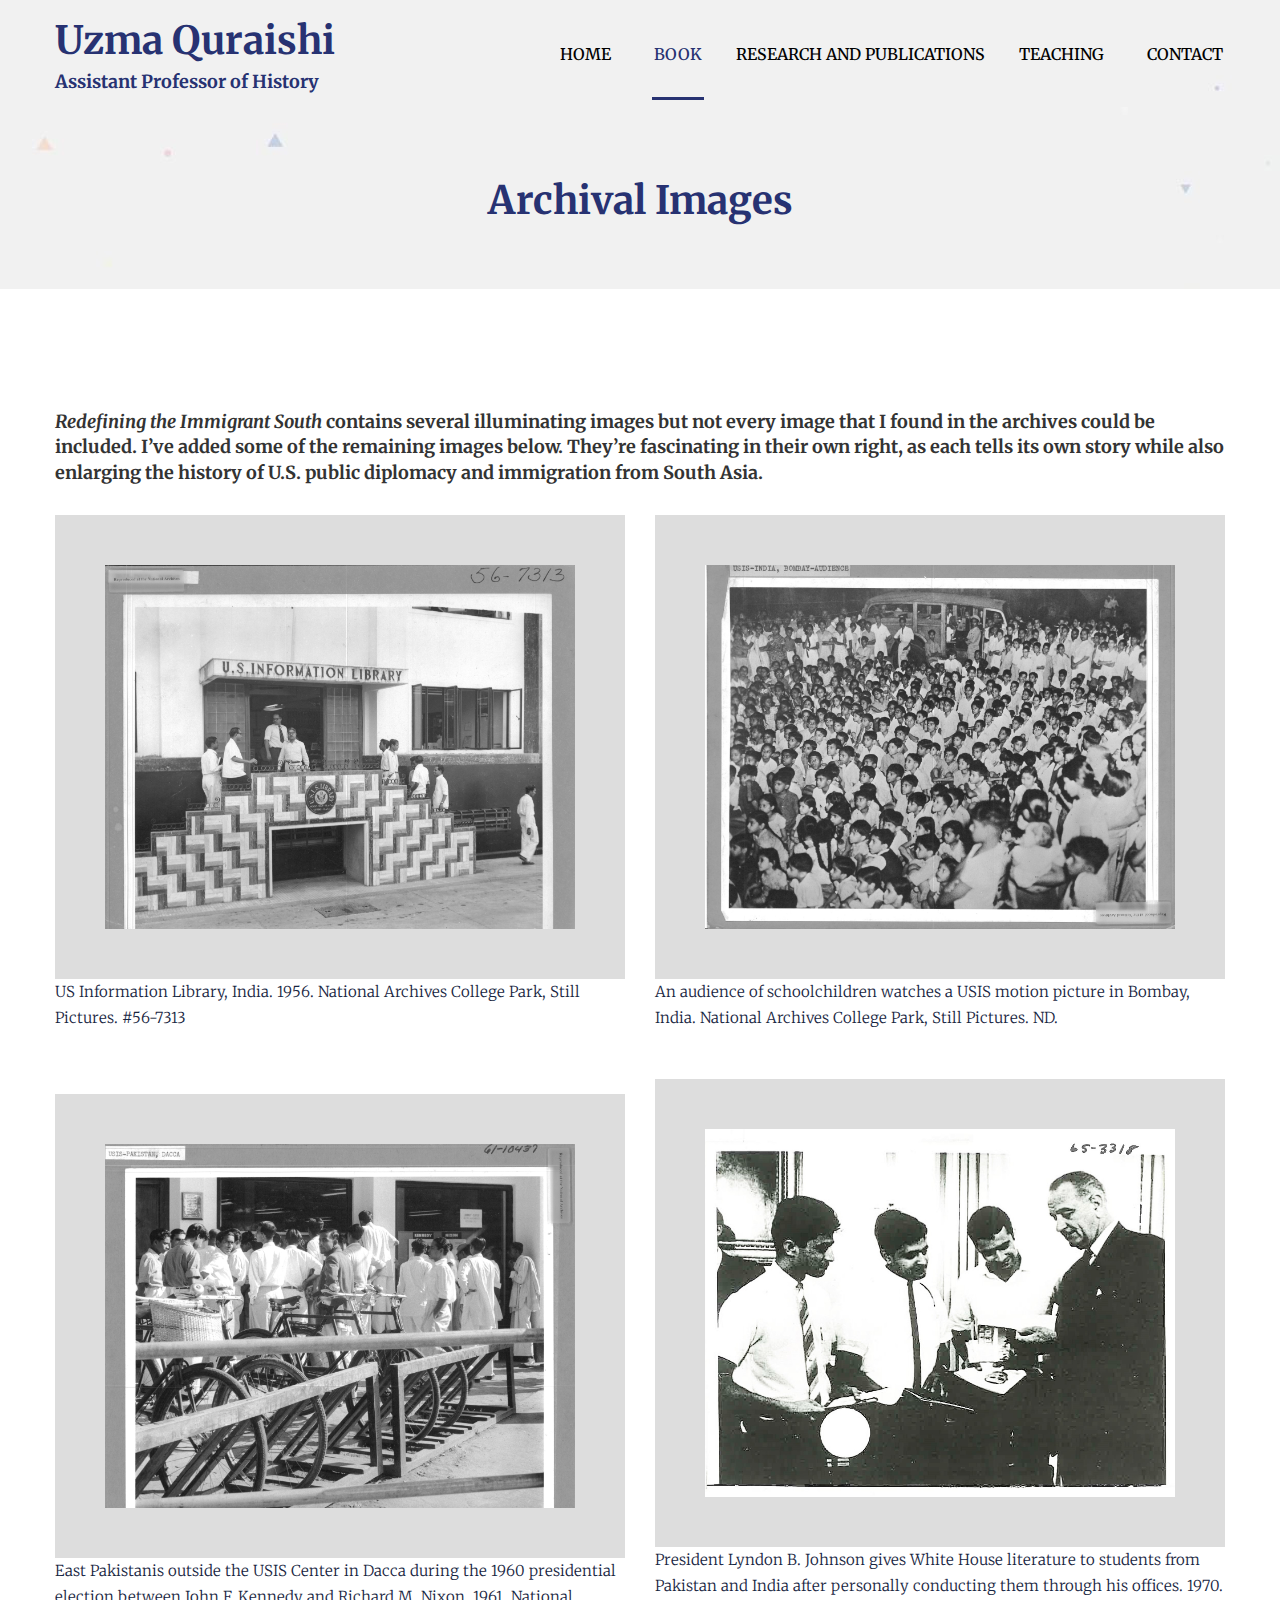
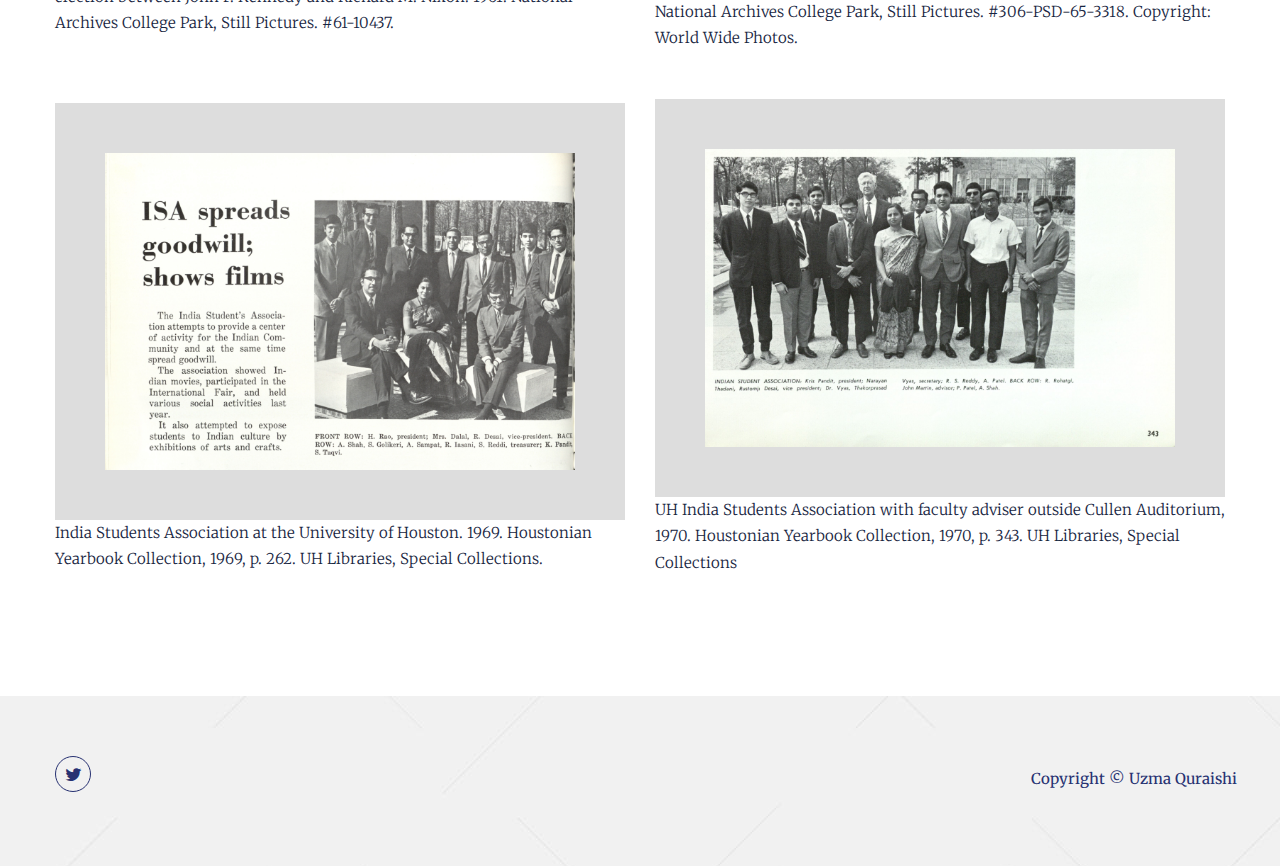
<file: images.html>
<!DOCTYPE html>
<html class="no-js" lang="zxx">

<head>
    <meta charset="utf-8">
    <meta http-equiv="X-UA-Compatible" content="IE=edge">
    <title>Uzma Quraishi</title>
    <meta name="description" content="">
    <meta name="viewport" content="width=device-width, initial-scale=1">
    <!-- Favicon -->
    <link rel="icon" href="assets/images/favicon.ico">

    <!-- CSS
        ============================================ -->

    <!-- Bootstrap CSS -->
    <link rel="stylesheet" href="assets/css/vendor/bootstrap.min.css">

    <!-- FontAwesome CSS -->
    <link rel="stylesheet" href="assets/css/vendor/fontawesome-all.min.css">

    <!-- Swiper slider CSS -->
    <link rel="stylesheet" href="assets/css/plugins/swiper.min.css">

    <!-- animate-text CSS -->
    <link rel="stylesheet" href="assets/css/plugins/animate-text.css">

    <!-- AOS CSS -->
    <link href="assets/css/plugins/aos.css" rel="stylesheet">

    <!-- Some Plugins CSS -->
    <link href="assets/css/plugins/some-plugins.min.css" rel="stylesheet">

    <!-- Animate CSS -->
    <link rel="stylesheet" href="assets/css/plugins/animate.min.css">


    <!-- Vendor & Plugins CSS (Please remove the comment from below vendor.min.css & plugins.min.css for better website load performance and remove css files from avobe) -->
    <!--
        <link rel="stylesheet" href="assets/css/vendor/vendor.min.css">
        <link rel="stylesheet" href="assets/css/plugins/plugins.min.css">
        -->

    <!-- Main Style CSS -->
    <link rel="stylesheet" href="assets/css/style.css">

</head>

<body>


    <div class="preloader-activate preloader-active open_tm_preloader">
        <div class="preloader-area-wrap">
            <div class="spinner d-flex justify-content-center align-items-center h-100">
                <div class="bounce1"></div>
                <div class="bounce2"></div>
                <div class="bounce3"></div>
            </div>
        </div>
    </div>








    <!--====================  header area ====================-->
    <div class="header-area header-area--default">


        <!-- Header Bottom Wrap Start -->
        <div class="header-bottom-wrap header-area--absolute header-sticky">
            <div class="container">
                <div class="row">
                    <div class="col-lg-12">
                        <div class="header default-menu-style position-relative">

                            <!-- brand logo -->
                            <div class="header__logo">
                                <a href="home.html">
                                    <h3 class="section-title">Uzma Quraishi</h3>
                                    <h5 class="section-title">Assistant Professor of History </h5>
                                </a>
                            </div>

                            <!-- header midle box  -->
                            <div class="header-midle-box">
                                <div class="header-bottom-wrap d-md-block d-none">
                                    <div class="header-bottom-inner">
                                        <div class="header-bottom-left-wrap">
                                            <!-- navigation menu -->
                                            <div class="header__navigation d-none d-lg-block">
                                                <nav class="navigation-menu primary--menu">
                                                    <ul>
                                                        <li class="has-children has-children--multilevel-submenu">
                                                            <a href="index.html"><span>HOME</span></a>
                                                        </li>
                                                        <li class="has-children has-children--multilevel-submenu">
                                                            <a href="book.html"><span>BOOK</span></a><ul class="submenu">
                                                                <li><a href="book.html"><span>Overview </span></a></li>
                                                                <li><a href="images.html"><span>IMAGES</span></a></li>
                                                                <li><a href="maps.html"><span>MAPS</span></a></li>
                                                            </ul>
                                                        </li>
                                                        <li class="has-children">
                                                            <a href="research.html"><span>RESEARCH AND PUBLICATIONS</span></a>
                                                        </li>
                                                        <li class="has-children has-children--multilevel-submenu">
                                                            <a href="teaching.html"><span>TEACHING</span></a>
                                                        </li>
                                                        <li class="has-children has-children--multilevel-submenu">
                                                            <a href="contact.html"><span>CONTACT</span></a>
                                                        </li>
                                                    </ul>
                                                </nav>
                                            </div>
                                        </div>
                                    </div>
                                </div>

                            </div>


                            <div class="mobile-navigation-icon d-block d-lg-none" id="mobile-menu-trigger">
                                <i></i>
                            </div>

                        </div>
                    </div>
                </div>
            </div>
        </div>
        <!-- Header Bottom Wrap End -->

    </div>
    <!--====================  End of header area  ====================-->

    <!-- breadcrumb-area start -->
    <div class="breadcrumb-area bg-img" data-bg="assets/images/bg/breadcrumb_bg.jpg" style="padding-bottom: 60px;">
        <div class="container">
            <div class="row">
                <div class="col-12">
                    <div class="breadcrumb_box text-center">
                        <h3 class="breadcrumb-title title--default">Archival Images</h3>
                    </div>
                </div>
            </div>
        </div>
    </div>
    <!-- breadcrumb-area end -->

    <div class="site-wrapper-reveal">

        <!--============ Personal About Area Start ============-->
        <div class="personal-about-area section-space--ptb_120 psection">
            <div class="container">
                <h5 class="mb-30 "><i>Redefining the Immigrant South</i> contains several illuminating images but not every image that I found in the archives could be included. I’ve added some of the remaining images below. They’re fascinating in their own right, as each tells its own story while also enlarging the history of U.S. public diplomacy and immigration from South Asia.</h5>
                <div class="row align-items-center">
                    <div class="col-lg-6 col-md-6">
                        <div class="personal-about-left-images text-center personal-box">
                            <div class="img-box">
                                <img src="assets/images/bg/a1.jpg" class="img-fluid" alt="About Image">
                            </div>
                        </div>
                        <div class="personal-about-right-content about-col-05__right">
                            <div class="about-us-content">
                                <div class="section-title-wrap">
                                            <p class="mb-15 pb-5 font-weight--light">US Information Library, India. 1956. National Archives College Park, Still Pictures. #56-7313</p>
                                </div>
                            </div>
                        </div>
                    </div>
                    <div class="col-lg-6 col-md-6">
                        <div class="personal-about-left-images text-center personal-box">
                            <div class="img-box">
                                <img src="assets/images/bg/a2.jpg" class="img-fluid" alt="About Image">
                            </div>
                        </div>
                        <div class="personal-about-right-content about-col-05__right">
                            <div class="about-us-content">
                                <div class="section-title-wrap">
                                            <p class="mb-15 pb-5 font-weight--light">An audience of schoolchildren watches a USIS motion picture in Bombay, India. National Archives College Park, Still Pictures. ND.</p>
                                </div>
                            </div>
                        </div>
                    </div>
                    <div class="col-lg-6 col-md-6">
                        <div class="personal-about-left-images text-center personal-box">
                            <div class="img-box">
                                <img src="assets/images/bg/a3.jpg" class="img-fluid" alt="About Image">
                            </div>
                        </div>
                        <div class="personal-about-right-content about-col-05__right">
                            <div class="about-us-content">
                                <div class="section-title-wrap">
                                            <p class="mb-15 pb-5 font-weight--light">East Pakistanis outside the USIS Center in Dacca during the 1960 presidential election between John F. Kennedy and Richard M. Nixon. 1961. National Archives College Park, Still Pictures. #61-10437.</p>
                                </div>
                            </div>
                        </div>
                    </div>
                    <div class="col-lg-6 col-md-6">
                        <div class="personal-about-left-images text-center personal-box">
                            <div class="img-box">
                                <img src="assets/images/bg/a4.jpg" class="img-fluid" alt="About Image">
                            </div>
                        </div>
                        <div class="personal-about-right-content about-col-05__right">
                            <div class="about-us-content">
                                <div class="section-title-wrap">
                                            <p class="mb-15 pb-5 font-weight--light">President Lyndon B. Johnson gives White House literature to students from Pakistan and India after personally conducting them through his offices. 1970. National Archives College Park, Still Pictures. #306-PSD-65-3318. Copyright: World Wide Photos.</p>
                                </div>
                            </div>
                        </div>
                    </div>
                    <div class="col-lg-6 col-md-6">
                        <div class="personal-about-left-images text-center personal-box">
                            <div class="img-box">
                                <img src="assets/images/bg/a5.jpg" class="img-fluid" alt="About Image">
                            </div>
                        </div>
                        <div class="personal-about-right-content about-col-05__right">
                            <div class="about-us-content">
                                <div class="section-title-wrap">
                                            <p class="mb-15 font-weight--light">India Students Association at the University of Houston. 1969. Houstonian Yearbook Collection, 1969, p. 262. UH Libraries, Special Collections.</p>
                                </div>
                            </div>
                        </div>
                    </div>
                    <div class="col-lg-6 col-md-6">
                        <div class="personal-about-left-images text-center personal-box">
                            <div class="img-box">
                                <img src="assets/images/bg/a6.jpg" class="img-fluid" alt="About Image">
                            </div>
                        </div>
                        <div class="personal-about-right-content about-col-05__right">
                            <div class="about-us-content">
                                <div class="section-title-wrap">
                                            <p class="mb-15 font-weight--light">UH India Students Association with faculty adviser outside Cullen Auditorium, 1970. Houstonian Yearbook Collection, 1970, p. 343. UH Libraries, Special Collections</p>
                                </div>
                            </div>
                        </div>
                    </div>
                </div>
            </div>
        </div>
        <!--============ Personal About Area End ============-->
    </div>


    <!--====================  footer area ====================-->
   <footer class="footer bgc-dark text-white">
        <div class="footer-area section-space--pt_100 section-space--pb_70 bg-img" data-bg="assets/images/bg/personal-footer-bg.jpg">
            <div class="container">
              <section class="footer-top text-center-sm">
                <div class="row-columns row">
                  <div class="column col-md-6">
                    <ul class="list ht-social-networks style-two-icon">
                            <li class="item">
                                <a href="https://twitter.com/QuraishiPhD?s=09" target="_blank" class="social-link"> <i class="fa fa-twitter social-link-icon"></i></a>
                            </li>
                        </ul>
                  </div>
                  <div class="text-right-md column col-md-6">
                    <div class="footer-links">
                      <span class="copyright-text clr-set ">Copyright © Uzma Quraishi</span>
                    </div>
                  </div>
                </div>
              </section>   
            </div>
        </div>
      </footer>
    <!--====================  End of footer area  ====================-->


    <!--====================  scroll top ====================-->
    <a href="#" class="scroll-top" id="scroll-top">
        <i class="arrow-top  fa fa-angle-double-up"></i>
        <i class="arrow-bottom fa fa-angle-double-up"></i>
    </a>
    <!--====================  End of scroll top  ====================-->


    <!--====================  mobile menu overlay ====================-->
    <div class="mobile-menu-overlay" id="mobile-menu-overlay">
        <div class="mobile-menu-overlay__inner">
            <div class="mobile-menu-overlay__header">
                <div class="container-fluid">
                    <div class="row align-items-center">
                        <div class=" col-10">
                            <!-- logo -->
                            <div class="logo">
                                <a href="home.html">
                                   <h3 class="section-title">Uzma Quraishi</h3>
                                    <h5 class="section-title">Assistant Professor of History </h5>
                                </a>
                            </div>
                        </div>
                        <div class=" col-2">
                            <!-- mobile menu content -->
                            <div class="mobile-menu-content text-right">
                                <span class="mobile-navigation-close-icon" id="mobile-menu-close-trigger"></span>
                            </div>
                        </div>
                    </div>
                </div>
            </div>
            <div class="mobile-menu-overlay__body">
                <nav class="offcanvas-navigation">
                    <ul>
                        <li class="has-children">
                            <a href="home.html">HOME</a>
                        </li>
                        <li class="has-children">
                            <a href="book.html"><span>BOOKS</span></a>
                            <ul class="sub-menu">
                                <li><a href="book.html"><span>Overview</span></a></li>
                                <li><a href="images.html"><span>IMAGES</span></a></li>
                                <li><a href="maps.html"><span>MAPS</span></a></li>
                            </ul>
                        </li>
                        <li class="has-children">
                            <a href="research.html"><span>RESEARCH & PUBLICATIONS</span></a>
                        </li>
                        <li class="has-children">
                            <a href="teaching.html">TEACHING</a>
                            
                        </li>
                        <li class="has-children">
                            <a href="contact.html"><span>CONTACT</span></a>
                        </li>
                    </ul>
                </nav>
            </div>
        </div>
    </div>
    <!--====================  End of mobile menu overlay  ====================-->

    <!-- JS
    ============================================ -->
    <!-- Modernizer JS -->
    <script src="assets/js/vendor/modernizr-2.8.3.min.js"></script>

    <!-- jQuery JS -->
    <script src="assets/js/vendor/jquery-3.3.1.min.js"></script>

    <!-- Bootstrap JS -->
    <script src="assets/js/vendor/bootstrap.min.js"></script>

    <!-- Swiper Slider JS -->
    <script src="assets/js/plugins/swiper.min.js"></script>

    <!-- Waypoints JS -->
    <script src="assets/js/plugins/waypoints.min.js"></script>

    <!-- Counter down JS -->
    <script src="assets/js/plugins/countdown.min.js"></script>

    <!-- Isotope JS -->
    <script src="assets/js/plugins/isotope.min.js"></script>

    <!-- Masonry JS -->
    <script src="assets/js/plugins/masonry.min.js"></script>

    <!-- ImagesLoaded JS -->
    <script src="assets/js/plugins/images-loaded.min.js"></script>

    <!-- counterup JS -->
    <script src="assets/js/plugins/counterup.min.js"></script>

    <!-- wow JS -->
    <script src="assets/js/plugins/wow.min.js"></script>

    <!-- AOS JS -->
    <script src="assets/js/plugins/aos.js"></script>

    <!-- Some plugins JS -->
    <script src="assets/js/plugins/some-plugins.js"></script>


    <!-- Plugins JS (Please remove the comment from below plugins.min.js for better website load performance and remove plugin js files from avobe) -->

    <!--
    <script src="assets/js/plugins/plugins.min.js"></script>
    -->

    <!-- Main JS -->
    <script src="assets/js/main.js"></script>


</body>

</html>
</file>
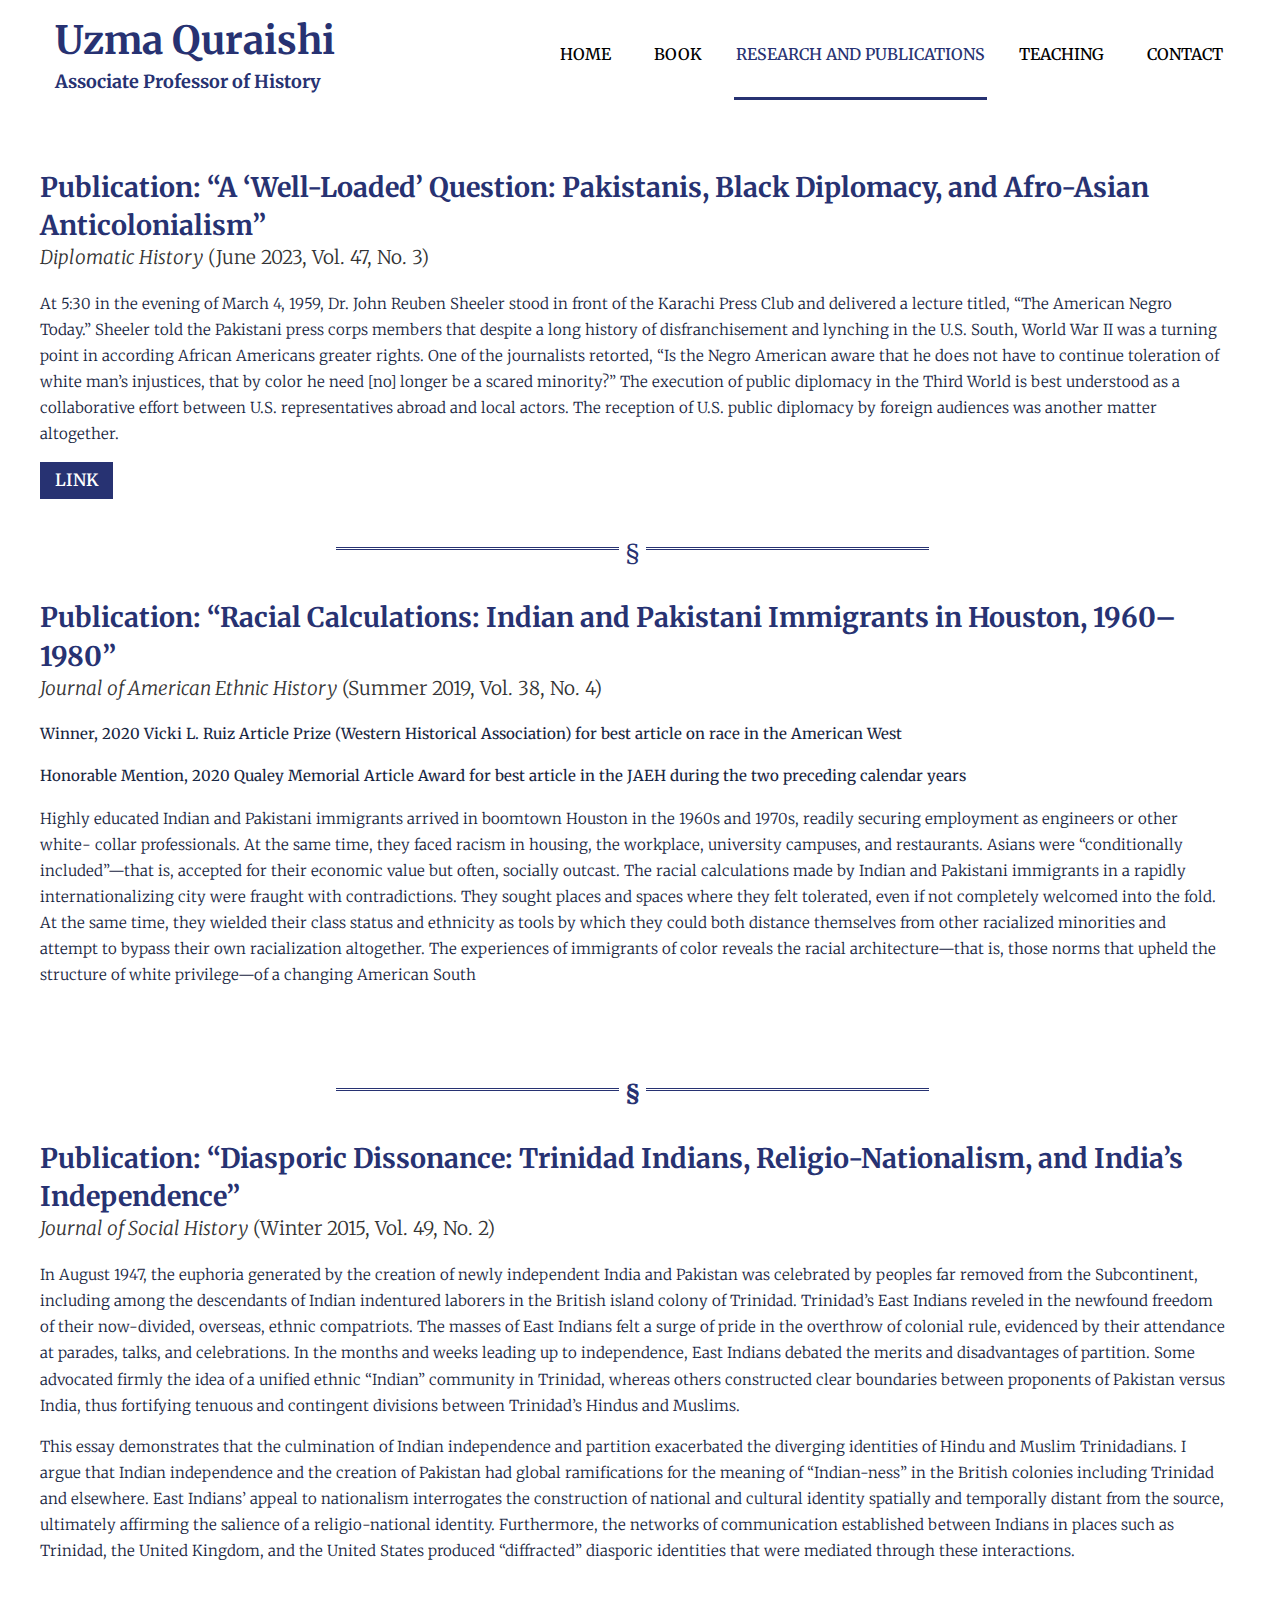
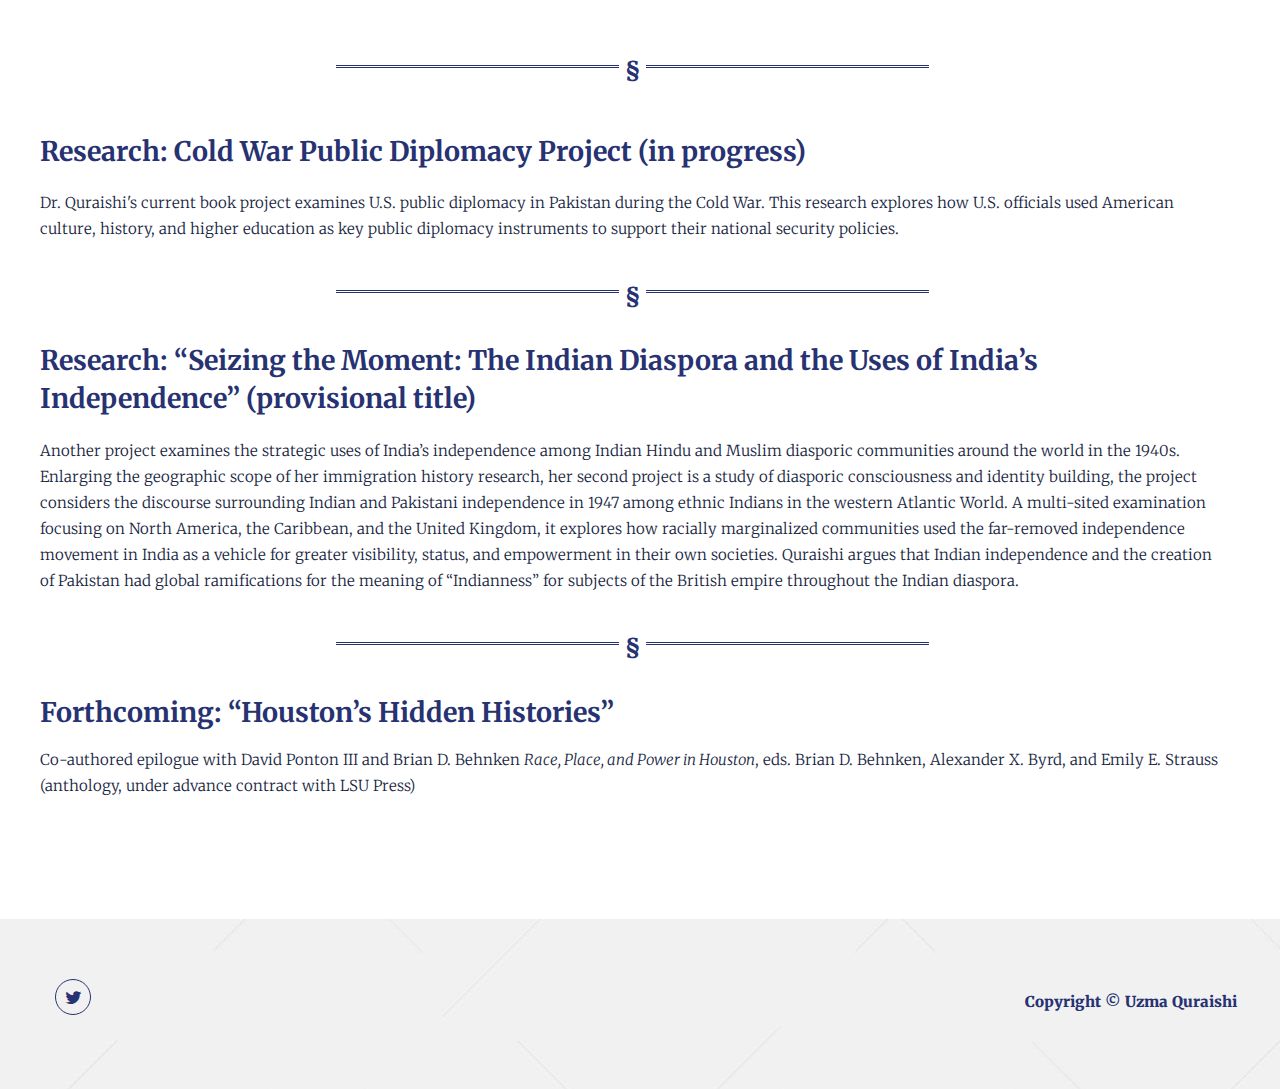
<file: research.html>
<!DOCTYPE html>
<html class="no-js" lang="zxx">

<head>
    <meta charset="utf-8">
    <meta http-equiv="X-UA-Compatible" content="IE=edge">
    <title>Uzma Quraishi</title>
    <meta name="description" content="">
    <meta name="viewport" content="width=device-width, initial-scale=1">
    <!-- Favicon -->
    <link rel="icon" href="assets/images/favicon.ico">

    <!-- CSS
        ============================================ -->

    <!-- Bootstrap CSS -->
    <link rel="stylesheet" href="assets/css/vendor/bootstrap.min.css">

    <!-- FontAwesome CSS -->
    <link rel="stylesheet" href="assets/css/vendor/fontawesome-all.min.css">

    <!-- Swiper slider CSS -->
    <link rel="stylesheet" href="assets/css/plugins/swiper.min.css">

    <!-- animate-text CSS -->
    <link rel="stylesheet" href="assets/css/plugins/animate-text.css">

    <!-- AOS CSS -->
    <link href="assets/css/plugins/aos.css" rel="stylesheet">

    <!-- Some Plugins CSS -->
    <link href="assets/css/plugins/some-plugins.min.css" rel="stylesheet">

    <!-- Animate CSS -->
    <link rel="stylesheet" href="assets/css/plugins/animate.min.css">


    <!-- Vendor & Plugins CSS (Please remove the comment from below vendor.min.css & plugins.min.css for better website load performance and remove css files from avobe) -->
    <!--
        <link rel="stylesheet" href="assets/css/vendor/vendor.min.css">
        <link rel="stylesheet" href="assets/css/plugins/plugins.min.css">
        -->

    <!-- Main Style CSS -->
    <link rel="stylesheet" href="assets/css/style.css">

</head>

<body>


    <div class="preloader-activate preloader-active open_tm_preloader">
        <div class="preloader-area-wrap">
            <div class="spinner d-flex justify-content-center align-items-center h-100">
                <div class="bounce1"></div>
                <div class="bounce2"></div>
                <div class="bounce3"></div>
            </div>
        </div>
    </div>








    <!--====================  header area ====================-->
    <div class="header-area header-area--default">


        <!-- Header Bottom Wrap Start -->
        <div class="header-bottom-wrap header-area--absolute header-sticky">
            <div class="container">
                <div class="row">
                    <div class="col-lg-12">
                        <div class="header default-menu-style position-relative">

                            <!-- brand logo -->
                            <div class="header__logo">
                                <a href="home.html">
                                    <h3 class="section-title">Uzma Quraishi</h3>
                                    <h5 class="section-title">Associate​ ​Professor of History </h5>
                                </a>
                            </div>

                            <!-- header midle box  -->
                            <div class="header-midle-box">
                                <div class="header-bottom-wrap d-md-block d-none">
                                    <div class="header-bottom-inner">
                                        <div class="header-bottom-left-wrap">
                                            <!-- navigation menu -->
                                            <div class="header__navigation d-none d-lg-block">
                                                <nav class="navigation-menu primary--menu">
                                                    <ul>
                                                        <li class="has-children has-children--multilevel-submenu">
                                                            <a href="index.html"><span>HOME</span></a>
                                                        </li>
                                                        <li class="has-children has-children--multilevel-submenu">
                                                            <a href="book.html"><span>BOOK</span></a><ul class="submenu">
                                                                <li><a href="book.html"><span>Overview </span></a></li>
                                                                <li><a href="images.html"><span>IMAGES</span></a></li>
                                                                <li><a href="maps.html"><span>MAPS</span></a></li>
                                                            </ul>
                                                        </li>
                                                        <li class="has-children">
                                                            <a href="research.html"><span>RESEARCH AND PUBLICATIONS</span></a>
                                                        </li>
                                                        <li class="has-children has-children--multilevel-submenu">
                                                            <a href="teaching.html"><span>TEACHING</span></a>
                                                        </li>
                                                        <li class="has-children has-children--multilevel-submenu">
                                                            <a href="contact.html"><span>CONTACT</span></a>
                                                        </li>
                                                    </ul>
                                                </nav>
                                            </div>
                                        </div>
                                    </div>
                                </div>
                            </div>
                            <div class="mobile-navigation-icon d-block d-lg-none" id="mobile-menu-trigger">
                                <i></i>
                            </div>

                        </div>
                    </div>
                </div>
            </div>
        </div>
        <!-- Header Bottom Wrap End -->

    </div>
    <!--====================  End of header area  ====================-->

    <!-- breadcrumb-area start -->
    <!-- breadcrumb-area end -->


    <div class="site-wrapper-reveal">

        <!--============ Personal About Area Start ============-->
        <div class="personal-about-area section-space--ptb_120">
            <div class="container">
                <div class="row align-items-center">
                    
                    <div class="col-lg-12 pl-xl-0">
                        <div class="personal-about-right-content about-col-05__right">
                            <div class="about-us-content">
                                <div class="section-title-wrap">
                                    <h6 class="section-sub-title pt-5"></h6>
                                       <h3 class="section-title font-set">Publication:  “A ‘Well-Loaded’ Question: Pakistanis, Black Diplomacy, and Afro-Asian Anticolonialism”</h3>
                                        <h4 class="mb-20 font-weight--light font-set-2"><i>Diplomatic History</i> (June 2023, Vol. 47, No. 3)</h4>
                                           <p class="mb-15 font-weight--light ">At 5:30 in the evening of March 4, 1959, Dr. John Reuben Sheeler stood in front of the Karachi Press Club and delivered a lecture titled, “The American Negro Today.” Sheeler told the Pakistani press corps members that despite a long history of disfranchisement and lynching in the U.S. South, World War II was a turning point in according African Americans greater rights. One of the journalists retorted, “Is the Negro American aware that he does not have to continue toleration of white man’s injustices, that by color he need [no] longer be a scared minority?” The execution of public diplomacy in the Third World is best understood as a collaborative effort between U.S. representatives abroad and local actors. The reception of U.S. public diplomacy by foreign audiences was another matter altogether.</p>
                                            
                                            
                                            <div class="hero-button  wow fadeInLeft animated" data-wow-delay="0.9s">
                                                <a href="https://doi-org.ezproxy.shsu.edu/10.1093/dh/dhad012 " class="ht-btn ht-btn-lg-set font-weight--bold" target="_blank">LINK</a>
                                            </div>
                                            <hr class="style-eight my-5"><h3 class="section-title font-set">Publication:  “Racial Calculations: Indian and Pakistani Immigrants in Houston, 1960–1980”</h3>
                                        <h4 class="mb-20 font-weight--light font-set-2"><i>Journal of American Ethnic History</i> (Summer 2019, Vol. 38, No. 4)</h4>
                                            <p class="mb-17 font-weight--light "><b>Winner, 2020 Vicki L. Ruiz Article Prize (Western Historical Association) for best article on race in the American West </P>
                                            <p class="mb-17 font-weight--light "><b>Honorable Mention, 2020 Qualey Memorial Article Award for best article in the JAEH during the two preceding calendar years </P>
                                            <p class="mb-15 font-weight--light ">Highly educated Indian and Pakistani immigrants arrived in boomtown Houston in the 1960s and 1970s, readily securing employment as engineers or other white- collar professionals. At the same time, they faced racism in housing, the workplace, university campuses, and restaurants. Asians were “conditionally included”—that is, accepted for their economic value but often, socially outcast. The racial calculations made by Indian and Pakistani immigrants in a rapidly internationalizing city were fraught with contradictions. They sought places and spaces where they felt tolerated, even if not completely welcomed into the fold. At the same time, they wielded their class status and ethnicity as tools by which they could both distance themselves from other racialized minorities and attempt to bypass their own racialization altogether. The experiences of immigrants of color reveals the racial architecture—that is, those norms that upheld the structure of white privilege—of a changing American South</p>
                                            
                                            
                                            <div class="hero-button  wow fadeInLeft animated" data-wow-delay="0.9s">
                                                <a href="https://www.jstor.org/stable/10.5406/jamerethnhist.38.issue-4 " class="ht-btn ht-btn-lg-set font-weight--bold" target="_blank">LINK</a>
                                            </div>
                                            <hr class="style-eight my-5">
                                            <h3 class="section-title font-set">Publication:  “Diasporic Dissonance: Trinidad Indians, Religio-Nationalism, and India’s Independence”</h3>
                                            <h4 class="mb-20 font-weight--light font-set-2"><i>Journal of Social History</i> (Winter 2015, Vol. 49, No. 2)</h4>
                                            
                                            <p class="mb-15 font-weight--light ">In August 1947, the euphoria generated by the creation of newly independent India and Pakistan was celebrated by peoples far removed from the Subcontinent, including among the descendants of Indian indentured laborers in the British island colony of Trinidad. Trinidad’s East Indians reveled in the newfound freedom of their now-divided, overseas, ethnic compatriots. The masses of East Indians felt a surge of pride in the overthrow of colonial rule, evidenced by their attendance at parades, talks, and celebrations. In the months and weeks leading up to independence, East Indians debated the merits and disadvantages of partition. Some advocated firmly the idea of a unified ethnic “Indian” community in Trinidad, whereas others constructed clear boundaries between proponents of Pakistan versus India, thus fortifying tenuous and contingent divisions between Trinidad’s Hindus and Muslims.</p>
                                            
                                            <p class=" font-weight--light">This essay demonstrates that the culmination of Indian independence and partition exacerbated the diverging identities of Hindu and Muslim Trinidadians. I argue that Indian independence and the creation of Pakistan had global ramifications for the meaning of “Indian-ness” in the British colonies including Trinidad and elsewhere. East Indians’ appeal to nationalism interrogates the construction of national and cultural identity spatially and temporally distant from the source, ultimately affirming the salience of a religio-national identity. Furthermore, the networks of communication established between Indians in places such as Trinidad, the United Kingdom, and the United States produced “diffracted” diasporic identities that were mediated through these interactions.</p>
                                            <div class="hero-button  wow fadeInLeft animated" data-wow-delay="0.9s">
                                                <a href="https://doi.org/10.1093/jsh/shv065" class="ht-btn ht-btn-lg-set font-weight--bold" target="_blank">LINK</a>
                                            </div>
                                             <hr class="style-eight my-5">
                                            <h3 class="mb-20 section-title font-set pt-3">Research:  Cold War Public Diplomacy Project (in progress)</h3>
                                            <p class="mb-15 font-weight--light"> Dr. Quraishi's current book project examines U.S. public diplomacy in Pakistan during the Cold War. This research explores how U.S. officials used American culture, history, and higher education as key public diplomacy instruments to support their national security policies.</p>
                                            <hr class="style-eight my-5">
                                            <h3 class="mb-20 section-title font-set">Research:  “Seizing the Moment: The Indian Diaspora and the Uses of India’s Independence” (provisional title)</h3>
                                            <p class="mb-15 font-weight--light">Another project examines the strategic uses of India’s independence among Indian Hindu and Muslim diasporic communities around the world in the 1940s. Enlarging the geographic scope of her immigration history research, her second project is a study of diasporic consciousness and identity building, the project considers the discourse surrounding Indian and Pakistani independence in 1947 among ethnic Indians in the western Atlantic World. A multi-sited examination focusing on North America, the Caribbean, and the United Kingdom, it explores how racially marginalized communities used the far-removed independence movement in India as a vehicle for greater visibility, status, and empowerment in their own societies. Quraishi argues that Indian independence and the creation of Pakistan had global ramifications for the meaning of “Indianness” for subjects of the British empire throughout the Indian diaspora.</p>
                                             <hr class="style-eight my-5">
                                            <h3 class=" section-title font-set pb-3">Forthcoming:  “Houston’s Hidden Histories”</h3>
                                            <p class="mb-15 font-weight--light">Co-authored epilogue with David Ponton III and Brian D. Behnken <i>Race, Place, and Power in Houston</i>, eds. Brian D. Behnken, Alexander X. Byrd, and Emily E. Strauss (anthology, under advance contract with LSU Press)</p>
                                            
                                            

                                </div>
                            </div>
                        </div>
                    </div>
                </div>
            </div>
        </div>
        <!--============ Personal About Area End ============-->
    </div>




    <!--====================  footer area ====================-->
    <footer class="footer bgc-dark text-white">
        <div class="footer-area section-space--pt_100 section-space--pb_70 bg-img" data-bg="assets/images/bg/personal-footer-bg.jpg">
            <div class="container">
              <section class="footer-top text-center-sm">
                <div class="row-columns row">
                  <div class="column col-md-6">
                    <ul class="list ht-social-networks style-two-icon">
                            <li class="item">
                                <a href="https://twitter.com/QuraishiPhD?s=09" target="_blank" class="social-link"> <i class="fa fa-twitter social-link-icon"></i></a>
                            </li>
                        </ul>
                  </div>
                  <div class="text-right-md column col-md-6">
                    <div class="footer-links">
                      <span class="copyright-text clr-set ">Copyright © Uzma Quraishi</span>
                    </div>
                  </div>
                </div>
              </section>   
            </div>
        </div>
      </footer>
    <!--====================  End of footer area  ====================-->






    <!--====================  scroll top ====================-->
    <a href="#" class="scroll-top" id="scroll-top">
        <i class="arrow-top  fa fa-angle-double-up"></i>
        <i class="arrow-bottom fa fa-angle-double-up"></i>
    </a>
    <!--====================  End of scroll top  ====================-->







    <!--====================  mobile menu overlay ====================-->
    <div class="mobile-menu-overlay" id="mobile-menu-overlay">
        <div class="mobile-menu-overlay__inner">
            <div class="mobile-menu-overlay__header">
                <div class="container-fluid">
                    <div class="row align-items-center">
                        <div class=" col-10">
                            <!-- logo -->
                            <div class="logo">
                                <a href="home.html">
                                   <h3 class="section-title">Uzma Quraishi</h3>
                                    <h5 class="section-title">Associate​ ​Professor of History </h5>
                                </a>
                            </div>
                        </div>
                        <div class=" col-2">
                            <!-- mobile menu content -->
                            <div class="mobile-menu-content text-right">
                                <span class="mobile-navigation-close-icon" id="mobile-menu-close-trigger"></span>
                            </div>
                        </div>
                    </div>
                </div>
            </div>
            <div class="mobile-menu-overlay__body">
                <nav class="offcanvas-navigation">
                    <ul>
                        <li class="has-children">
                            <a href="home.html">HOME</a>
                        </li>
                        <li class="has-children">
                            <a href="book.html"><span>BOOKS</span></a>
                            <ul class="sub-menu">
                                <li><a href="book.html"><span>Overview</span></a></li>
                                <li><a href="images.html"><span>IMAGES</span></a></li>
                                <li><a href="maps.html"><span>MAPS</span></a></li>
                            </ul>
                        </li>
                        <li class="has-children">
                            <a href="research.html"><span>RESEARCH & PUBLICATIONS</span></a>
                        </li>
                        <li class="has-children">
                            <a href="teaching.html">TEACHING</a>
                            
                        </li>
                        <li class="has-children">
                            <a href="contact.html"><span>CONTACT</span></a>
                        </li>
                    </ul>
                </nav>
            </div>
        </div>
    </div>
    <!--====================  End of mobile menu overlay  ====================-->


























    <!-- JS
    ============================================ -->
    <!-- Modernizer JS -->
    <script src="assets/js/vendor/modernizr-2.8.3.min.js"></script>

    <!-- jQuery JS -->
    <script src="assets/js/vendor/jquery-3.3.1.min.js"></script>

    <!-- Bootstrap JS -->
    <script src="assets/js/vendor/bootstrap.min.js"></script>

    <!-- Swiper Slider JS -->
    <script src="assets/js/plugins/swiper.min.js"></script>

    <!-- Waypoints JS -->
    <script src="assets/js/plugins/waypoints.min.js"></script>

    <!-- Counter down JS -->
    <script src="assets/js/plugins/countdown.min.js"></script>

    <!-- Isotope JS -->
    <script src="assets/js/plugins/isotope.min.js"></script>

    <!-- Masonry JS -->
    <script src="assets/js/plugins/masonry.min.js"></script>

    <!-- ImagesLoaded JS -->
    <script src="assets/js/plugins/images-loaded.min.js"></script>

    <!-- counterup JS -->
    <script src="assets/js/plugins/counterup.min.js"></script>

    <!-- wow JS -->
    <script src="assets/js/plugins/wow.min.js"></script>

    <!-- AOS JS -->
    <script src="assets/js/plugins/aos.js"></script>

    <!-- Some plugins JS -->
    <script src="assets/js/plugins/some-plugins.js"></script>


    <!-- Plugins JS (Please remove the comment from below plugins.min.js for better website load performance and remove plugin js files from avobe) -->

    <!--
    <script src="assets/js/plugins/plugins.min.js"></script>
    -->

    <!-- Main JS -->
    <script src="assets/js/main.js"></script>


</body>

</html>
</file>
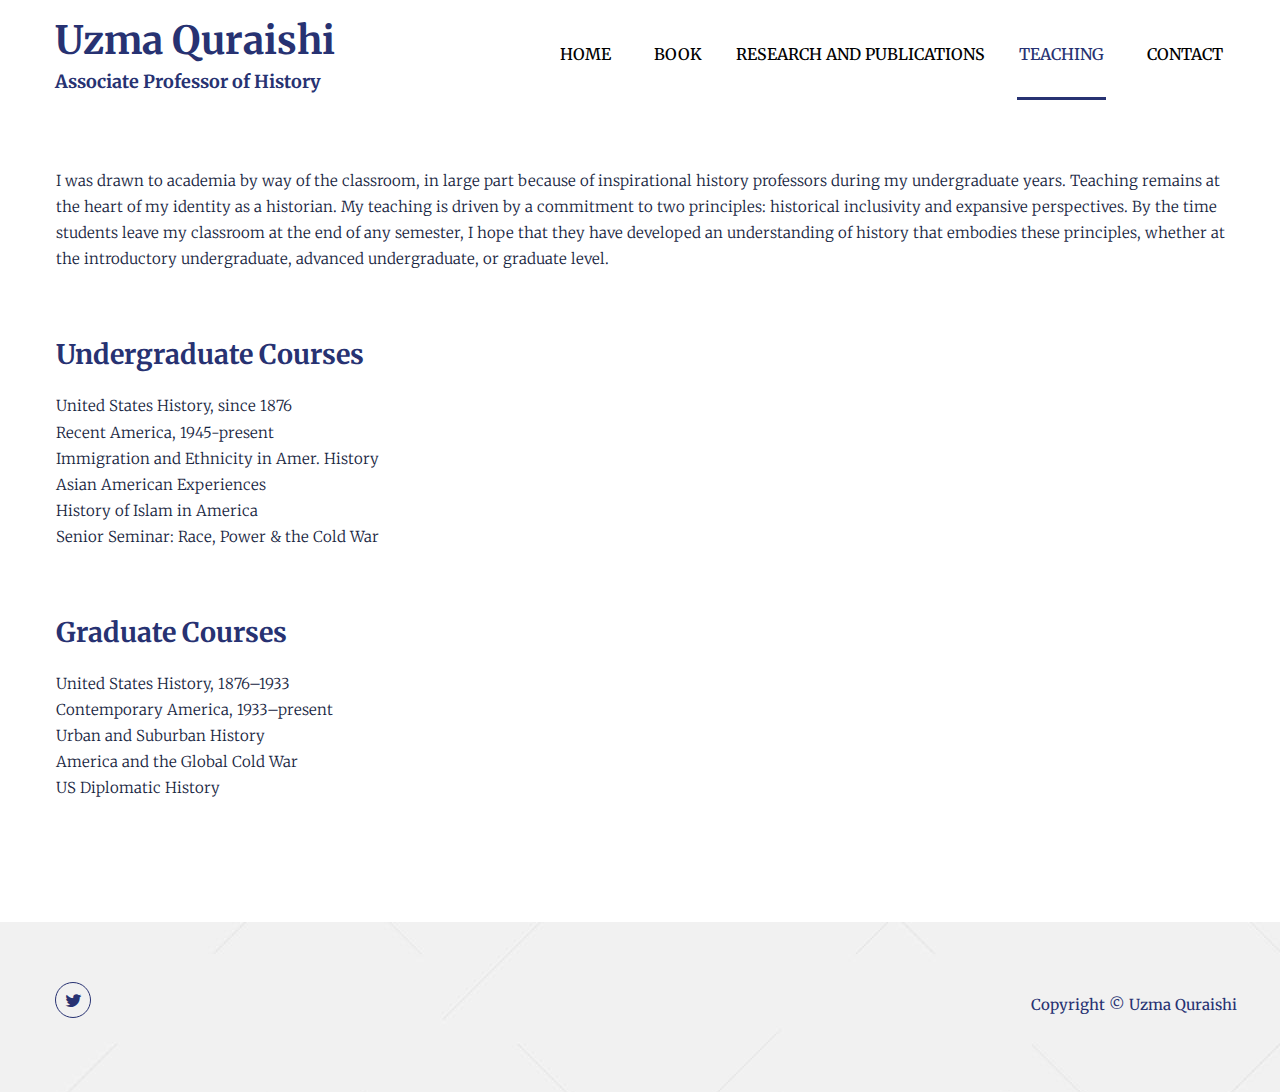
<file: teaching.html>
<!DOCTYPE html>
<html class="no-js" lang="zxx">

<head>
    <meta charset="utf-8">
    <meta http-equiv="X-UA-Compatible" content="IE=edge">
    <title>Uzma Quraishi</title>
    <meta name="description" content="">
    <meta name="viewport" content="width=device-width, initial-scale=1">
    <!-- Favicon -->
    <link rel="icon" href="assets/images/favicon.ico">

    <!-- CSS
        ============================================ -->

    <!-- Bootstrap CSS -->
    <link rel="stylesheet" href="assets/css/vendor/bootstrap.min.css">

    <!-- FontAwesome CSS -->
    <link rel="stylesheet" href="assets/css/vendor/fontawesome-all.min.css">

    <!-- Swiper slider CSS -->
    <link rel="stylesheet" href="assets/css/plugins/swiper.min.css">

    <!-- animate-text CSS -->
    <link rel="stylesheet" href="assets/css/plugins/animate-text.css">

    <!-- AOS CSS -->
    <link href="assets/css/plugins/aos.css" rel="stylesheet">

    <!-- Some Plugins CSS -->
    <link href="assets/css/plugins/some-plugins.min.css" rel="stylesheet">

    <!-- Animate CSS -->
    <link rel="stylesheet" href="assets/css/plugins/animate.min.css">


    <!-- Vendor & Plugins CSS (Please remove the comment from below vendor.min.css & plugins.min.css for better website load performance and remove css files from avobe) -->
    <!--
        <link rel="stylesheet" href="assets/css/vendor/vendor.min.css">
        <link rel="stylesheet" href="assets/css/plugins/plugins.min.css">
        -->

    <!-- Main Style CSS -->
    <link rel="stylesheet" href="assets/css/style.css">

</head>

<body>


    <div class="preloader-activate preloader-active open_tm_preloader">
        <div class="preloader-area-wrap">
            <div class="spinner d-flex justify-content-center align-items-center h-100">
                <div class="bounce1"></div>
                <div class="bounce2"></div>
                <div class="bounce3"></div>
            </div>
        </div>
    </div>








    <!--====================  header area ====================-->
    <div class="header-area header-area--default">


        <!-- Header Bottom Wrap Start -->
        <div class="header-bottom-wrap header-area--absolute header-sticky">
            <div class="container">
                <div class="row">
                    <div class="col-lg-12">
                        <div class="header default-menu-style position-relative">

                            <!-- brand logo -->
                            <div class="header__logo">
                                <a href="home.html">
                                    <h3 class="section-title">Uzma Quraishi</h3>
                                    <h5 class="section-title">Associate​ ​Professor of History</h5>
                                </a>
                            </div>

                            <!-- header midle box  -->
                            <div class="header-midle-box">
                                <div class="header-bottom-wrap d-md-block d-none">
                                    <div class="header-bottom-inner">
                                        <div class="header-bottom-left-wrap">
                                            <!-- navigation menu -->
                                            <div class="header__navigation d-none d-lg-block">
                                                <nav class="navigation-menu primary--menu">
                                                    <ul>
                                                        <li class="has-children has-children--multilevel-submenu">
                                                            <a href="index.html"><span>HOME</span></a>
                                                        </li>
                                                        <li class="has-children has-children--multilevel-submenu">
                                                            <a href="book.html"><span>BOOK</span></a><ul class="submenu">
                                                                <li><a href="book.html"><span>Overview </span></a></li>
                                                                <li><a href="images.html"><span>IMAGES</span></a></li>
                                                                <li><a href="maps.html"><span>MAPS</span></a></li>
                                                            </ul>
                                                        </li>
                                                        <li class="has-children">
                                                            <a href="research.html"><span>RESEARCH AND PUBLICATIONS</span></a>
                                                        </li>
                                                        <li class="has-children has-children--multilevel-submenu">
                                                            <a href="teaching.html"><span>TEACHING</span></a>
                                                        </li>
                                                        <li class="has-children has-children--multilevel-submenu">
                                                            <a href="contact.html"><span>CONTACT</span></a>
                                                        </li>
                                                    </ul>
                                                </nav>
                                            </div>
                                        </div>
                                    </div>
                                </div>
                            </div>
                            <div class="mobile-navigation-icon d-block d-lg-none" id="mobile-menu-trigger">
                                <i></i>
                            </div>

                        </div>
                    </div>
                </div>
            </div>
        </div>
        <!-- Header Bottom Wrap End -->

    </div>
    <!--====================  End of header area  ====================-->

    <!-- breadcrumb-area start -->
    <!-- breadcrumb-area end -->


    <div class="site-wrapper-reveal ">

        <!--============ Personal About Area Start ============-->
        <div class="personal-about-area section-space--ptb_120">
            <div class="container">
                <div class="row align-items-center">
                    <div class="col-lg-12 pl-xl-0">
                        <div class="personal-about-right-content about-col-05__right">
                            <div class="about-us-content">
                                <div class="section-title-wrap ml-3">
                                    
                                            <p class="mb-15 font-weight--light mt-5">I was drawn to academia by way of the classroom, in large part because of inspirational history professors during my undergraduate years. Teaching remains at the heart of my identity as a historian. My teaching is driven by a commitment to two principles: historical inclusivity and expansive perspectives. By the time students leave my classroom at the end of any semester, I hope that they have developed​ an understanding of history that embodies these principles, whether at the introductory undergraduate, advanced undergraduate, or graduate level.</p>
                                            <h3 class="mb-20 section-title font-set pt-5">Undergraduate Courses</h3>
                                            <p class="mb-15 font-weight--light">
                                            United States History, since 1876 
                                            <br>
                                            Recent America, 1945-present
                                            <br> 
                                            Immigration and Ethnicity in Amer. History
                                            <br> 
                                            Asian American Experiences 
                                            <br>
                                            History of Islam in America
                                            <br> 
                                            Senior Seminar: Race, Power & the Cold War 
                                            </p>
                                            <h3 class="mb-20 section-title font-set pt-5">Graduate Courses </h3>
                                            <p class="mb-15 font-weight--light">
                                            United States History, 1876–1933  
                                            <br>
                                            Contemporary America, 1933–present 
                                            <br> 
                                            Urban and Suburban History 
                                            <br>
                                            America and the Global Cold War 
                                            <br>
                                            US Diplomatic History 
                                            </p>
                                </div>
                            </div>
                        </div>
                    </div>
                </div>
            </div>
        </div>
        <!--============ Personal About Area End ============-->
    </div>




    <!--====================  footer area ====================-->
    <footer class="footer bgc-dark text-white">
        <div class="footer-area section-space--pt_100 section-space--pb_70 bg-img" data-bg="assets/images/bg/personal-footer-bg.jpg">
            <div class="container">
              <section class="footer-top text-center-sm">
                <div class="row-columns row">
                  <div class="column col-md-6">
                    <ul class="list ht-social-networks style-two-icon">
                            <li class="item">
                                <a href="https://twitter.com/QuraishiPhD?s=09" target="_blank" class="social-link"> <i class="fa fa-twitter social-link-icon"></i></a>
                            </li>
                        </ul>
                  </div>
                  <div class="text-right-md column col-md-6">
                    <div class="footer-links">
                      <span class="copyright-text clr-set ">Copyright © Uzma Quraishi</span>
                    </div>
                  </div>
                </div>
              </section>   
            </div>
        </div>
      </footer>
    <!--====================  End of footer area  ====================-->






    <!--====================  scroll top ====================-->
    <a href="#" class="scroll-top" id="scroll-top">
        <i class="arrow-top  fa fa-angle-double-up"></i>
        <i class="arrow-bottom fa fa-angle-double-up"></i>
    </a>
    <!--====================  End of scroll top  ====================-->







    <!--====================  mobile menu overlay ====================-->
    <div class="mobile-menu-overlay" id="mobile-menu-overlay">
        <div class="mobile-menu-overlay__inner">
            <div class="mobile-menu-overlay__header">
                <div class="container-fluid">
                    <div class="row align-items-center">
                       <div class=" col-10">
                            <!-- logo -->
                            <div class="logo">
                                <a href="home.html">
                                   <h3 class="section-title">Uzma Quraishi</h3>
                                    <h5 class="section-title">Associate​ ​Professor of History </h5>
                                </a>
                            </div>
                        </div>
                        <div class=" col-2">
                            <!-- mobile menu content -->
                            <div class="mobile-menu-content text-right">
                                <span class="mobile-navigation-close-icon" id="mobile-menu-close-trigger"></span>
                            </div>
                        </div>
                    </div>
                </div>
            </div>
            <div class="mobile-menu-overlay__body">
                <nav class="offcanvas-navigation">
                    <ul>
                        <li class="has-children">
                            <a href="home.html">HOME</a>
                        </li>
                        <li class="has-children">
                            <a href="book.html"><span>BOOKS</span></a>
                            <ul class="sub-menu">
                                <li><a href="book.html"><span>Overview</span></a></li>
                                <li><a href="images.html"><span>IMAGES</span></a></li>
                                <li><a href="maps.html"><span>MAPS</span></a></li>
                            </ul>
                        </li>
                        <li class="has-children">
                            <a href="research.html"><span>RESEARCH & PUBLICATIONS</span></a>
                        </li>
                        <li class="has-children">
                            <a href="teaching.html">TEACHING</a>
                            
                        </li>
                        <li class="has-children">
                            <a href="contact.html"><span>CONTACT</span></a>
                        </li>
                    </ul>
                </nav>
            </div>
        </div>
    </div>
    <!--====================  End of mobile menu overlay  ====================-->


























    <!-- JS
    ============================================ -->
    <!-- Modernizer JS -->
    <script src="assets/js/vendor/modernizr-2.8.3.min.js"></script>

    <!-- jQuery JS -->
    <script src="assets/js/vendor/jquery-3.3.1.min.js"></script>

    <!-- Bootstrap JS -->
    <script src="assets/js/vendor/bootstrap.min.js"></script>

    <!-- Swiper Slider JS -->
    <script src="assets/js/plugins/swiper.min.js"></script>

    <!-- Waypoints JS -->
    <script src="assets/js/plugins/waypoints.min.js"></script>

    <!-- Counter down JS -->
    <script src="assets/js/plugins/countdown.min.js"></script>

    <!-- Isotope JS -->
    <script src="assets/js/plugins/isotope.min.js"></script>

    <!-- Masonry JS -->
    <script src="assets/js/plugins/masonry.min.js"></script>

    <!-- ImagesLoaded JS -->
    <script src="assets/js/plugins/images-loaded.min.js"></script>

    <!-- counterup JS -->
    <script src="assets/js/plugins/counterup.min.js"></script>

    <!-- wow JS -->
    <script src="assets/js/plugins/wow.min.js"></script>

    <!-- AOS JS -->
    <script src="assets/js/plugins/aos.js"></script>

    <!-- Some plugins JS -->
    <script src="assets/js/plugins/some-plugins.js"></script>


    <!-- Plugins JS (Please remove the comment from below plugins.min.js for better website load performance and remove plugin js files from avobe) -->

    <!--
    <script src="assets/js/plugins/plugins.min.js"></script>
    -->

    <!-- Main JS -->
    <script src="assets/js/main.js"></script>


</body>

</html>
</file>
